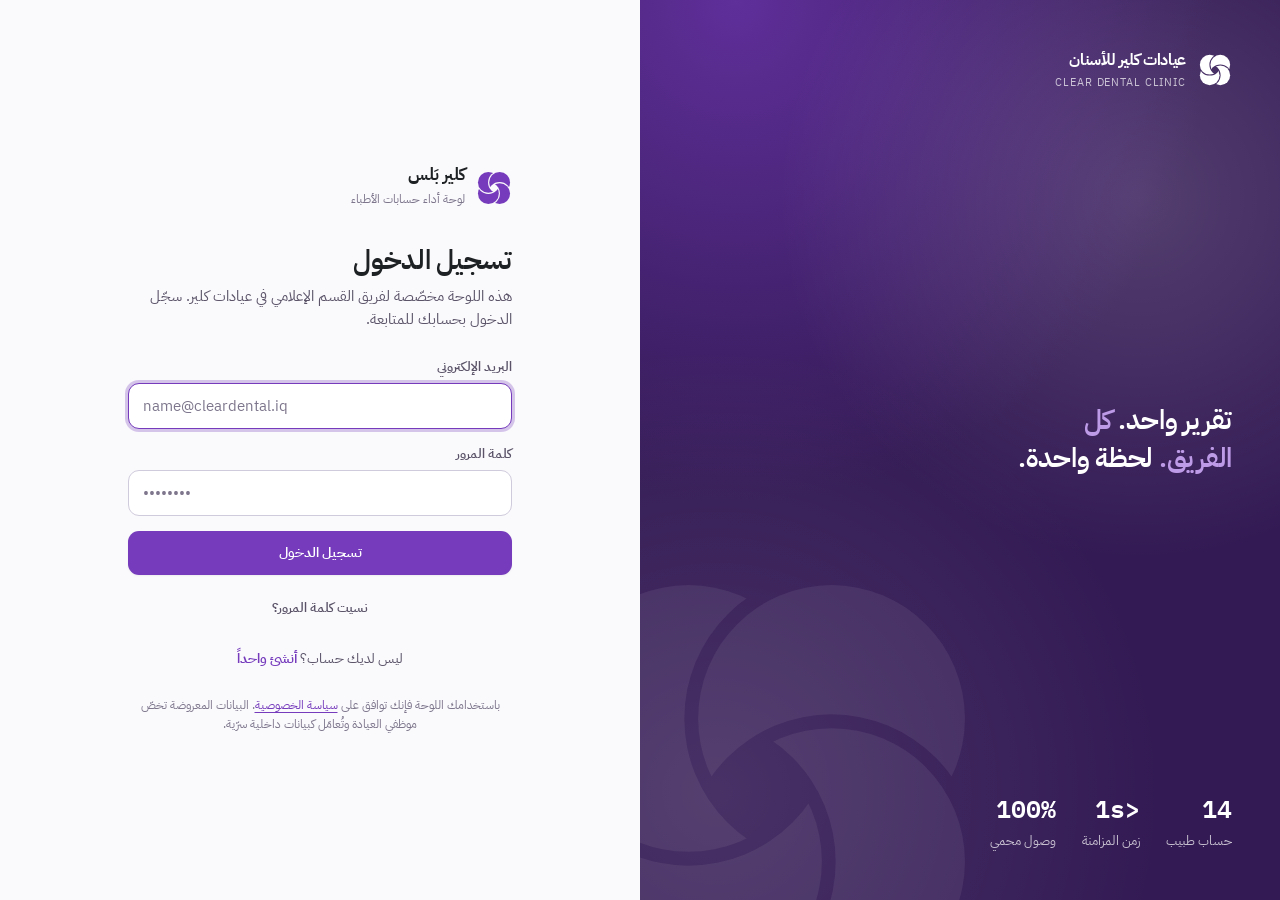
<file: index.html>
<!DOCTYPE html>
<html lang="ar" dir="rtl">
<head>
<meta charset="utf-8">
<meta name="viewport" content="width=device-width, initial-scale=1, viewport-fit=cover">
<title>كلير بَلس — لوحة أداء حسابات الأطباء | عيادات كلير للأسنان</title>
<meta name="description" content="لوحة تحكم داخلية لعيادات كلير للأسنان: إدخال ومتابعة أداء حسابات الأطباء على إنستغرام بالتزامن اللحظي بين أجهزة الفريق، مع تحليلات ومقارنات شهرية.">
<meta name="robots" content="noindex, nofollow, noarchive">
<meta name="theme-color" content="#753BBC" media="(prefers-color-scheme: light)">
<meta name="theme-color" content="#131019" media="(prefers-color-scheme: dark)">
<meta name="color-scheme" content="light dark">
<link rel="canonical" href="/">

<meta property="og:type" content="website">
<meta property="og:site_name" content="عيادات كلير للأسنان">
<meta property="og:title" content="كلير بَلس — لوحة أداء حسابات الأطباء">
<meta property="og:description" content="لوحة تحكم داخلية لمتابعة أداء حسابات الأطباء على إنستغرام بالتزامن اللحظي.">
<meta property="og:image" content="/assets/og.jpg">
<meta property="og:image:width" content="1200">
<meta property="og:image:height" content="630">
<meta property="og:image:alt" content="شعار عيادات كلير للأسنان مع عنوان لوحة كلير بَلس">
<meta property="og:locale" content="ar_IQ">
<meta name="twitter:card" content="summary_large_image">

<link rel="icon" href="/assets/favicon.svg" type="image/svg+xml">
<link rel="apple-touch-icon" href="/assets/icon-180.png">
<link rel="manifest" href="/site.webmanifest">

<link rel="preconnect" href="https://fonts.googleapis.com">
<link rel="preconnect" href="https://fonts.gstatic.com" crossorigin>
<link rel="stylesheet" href="https://fonts.googleapis.com/css2?family=IBM+Plex+Sans+Arabic:wght@400;500;600;700&family=IBM+Plex+Mono:wght@400;500;600&display=swap">
<link rel="stylesheet" href="/css/app.css">
<link rel="stylesheet" href="/css/shell.css">
</head>
<body>

<a class="skip" href="#main">تخطَّ إلى المحتوى الرئيسي</a>

<!-- ================= icon + mark sprite ================= -->
<svg width="0" height="0" style="position:absolute" aria-hidden="true" focusable="false">
  <defs>
    <mask id="mk0"><rect width="200" height="200" fill="#fff"/><circle cx="131.1" cy="131.1" r="64" fill="#000"/></mask>
    <mask id="mk1"><rect width="200" height="200" fill="#fff"/><circle cx="68.9"  cy="131.1" r="64" fill="#000"/></mask>
    <mask id="mk2"><rect width="200" height="200" fill="#fff"/><circle cx="68.9"  cy="68.9"  r="64" fill="#000"/></mask>
    <mask id="mk3"><rect width="200" height="200" fill="#fff"/><circle cx="131.1" cy="68.9"  r="64" fill="#000"/></mask>

    <symbol id="mark" viewBox="0 0 200 200">
      <g class="blade"><circle cx="131.1" cy="68.9"  r="58" mask="url(#mk0)"/></g>
      <g class="blade"><circle cx="131.1" cy="131.1" r="58" mask="url(#mk1)"/></g>
      <g class="blade"><circle cx="68.9"  cy="131.1" r="58" mask="url(#mk2)"/></g>
      <g class="blade"><circle cx="68.9"  cy="68.9"  r="58" mask="url(#mk3)"/></g>
    </symbol>

    <g id="ic" fill="none" stroke="currentColor" stroke-width="1.8" stroke-linecap="round" stroke-linejoin="round"></g>
    <symbol id="i-gauge" viewBox="0 0 24 24" fill="none" stroke="currentColor" stroke-width="1.8" stroke-linecap="round" stroke-linejoin="round"><path d="M12 14 16 9"/><circle cx="12" cy="14" r="1.4" fill="currentColor" stroke="none"/><path d="M4.2 18a9 9 0 1 1 15.6 0"/></symbol>
    <symbol id="i-users" viewBox="0 0 24 24" fill="none" stroke="currentColor" stroke-width="1.8" stroke-linecap="round" stroke-linejoin="round"><circle cx="9" cy="8" r="3.2"/><path d="M2.5 20a6.5 6.5 0 0 1 13 0"/><path d="M16.5 5.2a3.2 3.2 0 0 1 0 5.9"/><path d="M18 14.4a6.5 6.5 0 0 1 3.5 5.6"/></symbol>
    <symbol id="i-chart" viewBox="0 0 24 24" fill="none" stroke="currentColor" stroke-width="1.8" stroke-linecap="round" stroke-linejoin="round"><path d="M3 3v16.5a1.5 1.5 0 0 0 1.5 1.5H21"/><path d="M7.5 15.5v2"/><path d="M12 10v7.5"/><path d="M16.5 6.5v11"/></symbol>
    <symbol id="i-activity" viewBox="0 0 24 24" fill="none" stroke="currentColor" stroke-width="1.8" stroke-linecap="round" stroke-linejoin="round"><path d="M3 12h3.5l2.5-7 4 14 2.6-7H21"/></symbol>
    <symbol id="i-help" viewBox="0 0 24 24" fill="none" stroke="currentColor" stroke-width="1.8" stroke-linecap="round" stroke-linejoin="round"><circle cx="12" cy="12" r="9"/><path d="M9.6 9.3a2.5 2.5 0 1 1 3.3 2.4c-.6.2-.9.8-.9 1.4v.4"/><circle cx="12" cy="16.8" r=".9" fill="currentColor" stroke="none"/></symbol>
    <symbol id="i-plus" viewBox="0 0 24 24" fill="none" stroke="currentColor" stroke-width="2" stroke-linecap="round"><path d="M12 5v14M5 12h14"/></symbol>
    <symbol id="i-search" viewBox="0 0 24 24" fill="none" stroke="currentColor" stroke-width="1.8" stroke-linecap="round"><circle cx="11" cy="11" r="6.5"/><path d="m16 16 4.5 4.5"/></symbol>
    <symbol id="i-x" viewBox="0 0 24 24" fill="none" stroke="currentColor" stroke-width="1.9" stroke-linecap="round"><path d="M6 6l12 12M18 6 6 18"/></symbol>
    <symbol id="i-check" viewBox="0 0 24 24" fill="none" stroke="currentColor" stroke-width="2" stroke-linecap="round" stroke-linejoin="round"><path d="m4.5 12.5 5 5 10-11"/></symbol>
    <symbol id="i-cloud" viewBox="0 0 24 24" fill="none" stroke="currentColor" stroke-width="1.8" stroke-linecap="round" stroke-linejoin="round"><path d="M7 18.5a4.5 4.5 0 0 1-.4-9 6 6 0 0 1 11.5 1.6A3.9 3.9 0 0 1 17.5 18.5Z"/></symbol>
    <symbol id="i-alert" viewBox="0 0 24 24" fill="none" stroke="currentColor" stroke-width="1.8" stroke-linecap="round" stroke-linejoin="round"><path d="M10.3 3.8 2.6 17a2 2 0 0 0 1.7 3h15.4a2 2 0 0 0 1.7-3L13.7 3.8a2 2 0 0 0-3.4 0Z"/><path d="M12 9v4"/><circle cx="12" cy="16.6" r=".9" fill="currentColor" stroke="none"/></symbol>
    <symbol id="i-download" viewBox="0 0 24 24" fill="none" stroke="currentColor" stroke-width="1.8" stroke-linecap="round" stroke-linejoin="round"><path d="M12 3.5v11"/><path d="m7.5 10.5 4.5 4.5 4.5-4.5"/><path d="M4 19.5h16"/></symbol>
    <symbol id="i-print" viewBox="0 0 24 24" fill="none" stroke="currentColor" stroke-width="1.8" stroke-linecap="round" stroke-linejoin="round"><path d="M7 8.5V3.5h10v5"/><path d="M7 17.5H5a2 2 0 0 1-2-2v-4a2 2 0 0 1 2-2h14a2 2 0 0 1 2 2v4a2 2 0 0 1-2 2h-2"/><rect x="7" y="14.5" width="10" height="6" rx="1"/></symbol>
    <symbol id="i-logout" viewBox="0 0 24 24" fill="none" stroke="currentColor" stroke-width="1.8" stroke-linecap="round" stroke-linejoin="round"><path d="M14 4.5h4a2 2 0 0 1 2 2v11a2 2 0 0 1-2 2h-4"/><path d="M10 8 6 12l4 4"/><path d="M6 12h9"/></symbol>
    <symbol id="i-chev" viewBox="0 0 24 24" fill="none" stroke="currentColor" stroke-width="1.9" stroke-linecap="round" stroke-linejoin="round"><path d="m6 9.5 6 6 6-6"/></symbol>
    <symbol id="i-left" viewBox="0 0 24 24" fill="none" stroke="currentColor" stroke-width="1.9" stroke-linecap="round" stroke-linejoin="round"><path d="m14.5 6-6 6 6 6"/></symbol>
    <symbol id="i-right" viewBox="0 0 24 24" fill="none" stroke="currentColor" stroke-width="1.9" stroke-linecap="round" stroke-linejoin="round"><path d="m9.5 6 6 6-6 6"/></symbol>
    <symbol id="i-moon" viewBox="0 0 24 24" fill="none" stroke="currentColor" stroke-width="1.8" stroke-linecap="round" stroke-linejoin="round"><path d="M20 14.5A8.5 8.5 0 0 1 9.5 4a8.5 8.5 0 1 0 10.5 10.5Z"/></symbol>
    <symbol id="i-sun" viewBox="0 0 24 24" fill="none" stroke="currentColor" stroke-width="1.8" stroke-linecap="round" stroke-linejoin="round"><circle cx="12" cy="12" r="4"/><path d="M12 2.5v2M12 19.5v2M2.5 12h2M19.5 12h2M5.2 5.2l1.4 1.4M17.4 17.4l1.4 1.4M18.8 5.2l-1.4 1.4M6.6 17.4l-1.4 1.4"/></symbol>
    <symbol id="i-up" viewBox="0 0 24 24" fill="none" stroke="currentColor" stroke-width="2" stroke-linecap="round" stroke-linejoin="round"><path d="m4 16 6-6 4 4 6-7"/><path d="M15 7h5v5"/></symbol>
    <symbol id="i-down" viewBox="0 0 24 24" fill="none" stroke="currentColor" stroke-width="2" stroke-linecap="round" stroke-linejoin="round"><path d="m4 8 6 6 4-4 6 7"/><path d="M15 17h5v-5"/></symbol>
    <symbol id="i-eye" viewBox="0 0 24 24" fill="none" stroke="currentColor" stroke-width="1.8" stroke-linecap="round" stroke-linejoin="round"><path d="M2 12s3.6-6.5 10-6.5S22 12 22 12s-3.6 6.5-10 6.5S2 12 2 12Z"/><circle cx="12" cy="12" r="2.6"/></symbol>
    <symbol id="i-heart" viewBox="0 0 24 24" fill="none" stroke="currentColor" stroke-width="1.8" stroke-linecap="round" stroke-linejoin="round"><path d="M12 20s-7.5-4.6-7.5-9.4A4.1 4.1 0 0 1 12 8a4.1 4.1 0 0 1 7.5 2.6C19.5 15.4 12 20 12 20Z"/></symbol>
    <symbol id="i-msg" viewBox="0 0 24 24" fill="none" stroke="currentColor" stroke-width="1.8" stroke-linecap="round" stroke-linejoin="round"><path d="M20.5 11.5a7.5 7.5 0 0 1-10.9 6.7L4 20l1.8-5.4A7.5 7.5 0 1 1 20.5 11.5Z"/></symbol>
    <symbol id="i-share" viewBox="0 0 24 24" fill="none" stroke="currentColor" stroke-width="1.8" stroke-linecap="round" stroke-linejoin="round"><circle cx="18" cy="5.5" r="2.5"/><circle cx="6" cy="12" r="2.5"/><circle cx="18" cy="18.5" r="2.5"/><path d="m8.2 10.8 7.6-4.1M8.2 13.2l7.6 4.1"/></symbol>
    <symbol id="i-follow" viewBox="0 0 24 24" fill="none" stroke="currentColor" stroke-width="1.8" stroke-linecap="round" stroke-linejoin="round"><circle cx="10" cy="8" r="3.4"/><path d="M3.5 20a6.5 6.5 0 0 1 13 0"/><path d="M18.5 8v5M21 10.5h-5"/></symbol>
    <symbol id="i-film" viewBox="0 0 24 24" fill="none" stroke="currentColor" stroke-width="1.8" stroke-linecap="round" stroke-linejoin="round"><rect x="3" y="4.5" width="18" height="15" rx="2.5"/><path d="M3 9.5h18M3 14.5h18M8.5 4.5v15M15.5 4.5v15"/></symbol>
    <symbol id="i-image" viewBox="0 0 24 24" fill="none" stroke="currentColor" stroke-width="1.8" stroke-linecap="round" stroke-linejoin="round"><rect x="3" y="4.5" width="18" height="15" rx="2.5"/><circle cx="8.5" cy="9.5" r="1.6"/><path d="m4 17 5-4.5 4.5 4 3-2.5 4.5 4"/></symbol>
    <symbol id="i-mail" viewBox="0 0 24 24" fill="none" stroke="currentColor" stroke-width="1.8" stroke-linecap="round" stroke-linejoin="round"><rect x="2.5" y="5" width="19" height="14" rx="2.5"/><path d="m3.5 7 8.5 6 8.5-6"/></symbol>
    <symbol id="i-lock" viewBox="0 0 24 24" fill="none" stroke="currentColor" stroke-width="1.8" stroke-linecap="round" stroke-linejoin="round"><rect x="4.5" y="10" width="15" height="10.5" rx="2.5"/><path d="M8 10V7.5a4 4 0 0 1 8 0V10"/></symbol>
    <symbol id="i-cmd" viewBox="0 0 24 24" fill="none" stroke="currentColor" stroke-width="1.8" stroke-linecap="round" stroke-linejoin="round"><path d="M9 6.5a2.5 2.5 0 1 0-2.5 2.5H17a2.5 2.5 0 1 0-2.5-2.5v11a2.5 2.5 0 1 0 2.5-2.5H7a2.5 2.5 0 1 0 2.5 2.5Z"/></symbol>
    <symbol id="i-trash" viewBox="0 0 24 24" fill="none" stroke="currentColor" stroke-width="1.8" stroke-linecap="round" stroke-linejoin="round"><path d="M4 6.5h16"/><path d="M9 6.5V4.8a1.3 1.3 0 0 1 1.3-1.3h3.4A1.3 1.3 0 0 1 15 4.8v1.7"/><path d="M6 6.5 6.9 19a2 2 0 0 0 2 1.9h6.2a2 2 0 0 0 2-1.9L18 6.5"/></symbol>
    <symbol id="i-edit" viewBox="0 0 24 24" fill="none" stroke="currentColor" stroke-width="1.8" stroke-linecap="round" stroke-linejoin="round"><path d="M4 20h4L19 9a2.6 2.6 0 0 0-3.7-3.7L4 16.3Z"/><path d="m14.5 6.5 3.5 3.5"/></symbol>
    <symbol id="i-refresh" viewBox="0 0 24 24" fill="none" stroke="currentColor" stroke-width="1.8" stroke-linecap="round" stroke-linejoin="round"><path d="M20 12a8 8 0 1 1-2.5-5.8"/><path d="M20 4v4.5h-4.5"/></symbol>
    <symbol id="i-clock" viewBox="0 0 24 24" fill="none" stroke="currentColor" stroke-width="1.8" stroke-linecap="round" stroke-linejoin="round"><circle cx="12" cy="12" r="9"/><path d="M12 7v5.3l3.3 2"/></symbol>
    <symbol id="i-shield" viewBox="0 0 24 24" fill="none" stroke="currentColor" stroke-width="1.8" stroke-linecap="round" stroke-linejoin="round"><path d="M12 21s7.5-3.5 7.5-9V5.8L12 3 4.5 5.8V12c0 5.5 7.5 9 7.5 9Z"/><path d="m9 12 2.2 2.2L15.5 10"/></symbol>
    <symbol id="i-star" viewBox="0 0 24 24" fill="none" stroke="currentColor" stroke-width="1.8" stroke-linecap="round" stroke-linejoin="round"><path d="m12 3.8 2.6 5.3 5.9.9-4.2 4.1 1 5.8-5.3-2.8-5.3 2.8 1-5.8L3.5 10l5.9-.9Z"/></symbol>
  </defs>
</svg>

<!-- ================= boot ================= -->
<div id="boot" role="status" aria-live="polite">
  <svg class="mark is-spinning" width="52" height="52" aria-hidden="true"><use href="#mark"/></svg>
  <span class="sr">جارٍ التحميل…</span>
</div>

<!-- ================= auth gate ================= -->
<div class="gate" id="gate" hidden>
  <aside class="gate-aside">
    <svg class="mark ghost-mark" viewBox="0 0 200 200" aria-hidden="true"><use href="#mark"/></svg>
    <div class="row gap-12">
      <svg class="mark" width="34" height="34" aria-hidden="true" style="color:#fff"><use href="#mark"/></svg>
      <div>
        <b style="font-size:16px;letter-spacing:-.02em">عيادات كلير للأسنان</b>
        <div style="font-size:11px;opacity:.7;letter-spacing:.08em">CLEAR DENTAL CLINIC</div>
      </div>
    </div>
    <h2 class="gate-quote">تقرير واحد. <span>كل الفريق.</span> لحظة واحدة.</h2>
    <div class="gate-facts">
      <div class="gate-fact"><span class="n">14</span><span class="l">حساب طبيب</span></div>
      <div class="gate-fact"><span class="n">&lt;1s</span><span class="l">زمن المزامنة</span></div>
      <div class="gate-fact"><span class="n">100%</span><span class="l">وصول محمي</span></div>
    </div>
  </aside>

  <main class="gate-main">
    <div class="gate-inner">
      <div class="gate-brand">
        <svg class="mark is-intro" width="36" height="36" aria-hidden="true"><use href="#mark"/></svg>
        <div><b>كلير بَلس</b><span>لوحة أداء حسابات الأطباء</span></div>
      </div>

      <h1 id="gate-title">تسجيل الدخول</h1>
      <p class="lede" id="gate-lede">هذه اللوحة مخصّصة لفريق القسم الإعلامي في عيادات كلير. سجّل الدخول بحسابك للمتابعة.</p>

      <div id="gate-alert" hidden></div>

      <form id="gate-form" novalidate autocomplete="on">
        <div class="field" id="f-name" hidden>
          <label for="in-name">الاسم الكامل</label>
          <input class="input" id="in-name" name="name" type="text" autocomplete="name" placeholder="مثال: سارة الحسن">
          <div class="err"></div>
        </div>
        <div class="field" id="f-email">
          <label for="in-email">البريد الإلكتروني</label>
          <input class="input" id="in-email" name="email" type="email" inputmode="email"
                 autocomplete="username" required placeholder="name@cleardental.iq" dir="ltr">
          <div class="err"></div>
        </div>
        <div class="field" id="f-pass">
          <label for="in-pass">كلمة المرور</label>
          <input class="input" id="in-pass" name="password" type="password"
                 autocomplete="current-password" required placeholder="••••••••" dir="ltr">
          <div class="err"></div>
          <div class="hint" id="pass-hint" hidden>٨ أحرف على الأقل، وتتضمّن رقماً وحرفاً.</div>
        </div>
        <!-- bot trap: hidden from people, tempting to scripts -->
        <div class="sr" aria-hidden="true">
          <label for="in-company">لا تملأ هذا الحقل</label>
          <input id="in-company" name="company" type="text" tabindex="-1" autocomplete="off">
        </div>

        <button class="btn btn-primary btn-block" id="gate-submit" type="submit">
          <span>تسجيل الدخول</span>
        </button>
        <button class="btn btn-ghost btn-sm" id="gate-forgot" type="button">نسيت كلمة المرور؟</button>
      </form>

      <p class="gate-alt" id="gate-alt"></p>

      <p class="gate-legal">
        باستخدامك اللوحة فإنك توافق على <a href="/privacy.html">سياسة الخصوصية</a>.
        البيانات المعروضة تخصّ موظفي العيادة وتُعامَل كبيانات داخلية سرّية.
      </p>
    </div>
  </main>
</div>

<!-- ================= app ================= -->
<div class="app" id="app">

  <aside class="sidebar">
    <div class="sb-brand">
      <svg class="mark" width="30" height="30" aria-hidden="true"><use href="#mark"/></svg>
      <div><b>كلير بَلس</b><span>عيادات كلير للأسنان</span></div>
    </div>

    <nav class="sb-nav" aria-label="التنقل الرئيسي">
      <div class="sb-sec">التقرير</div>
      <button class="navlink" data-nav="overview"><svg width="19" height="19"><use href="#i-gauge"/></svg><span>نظرة عامة</span></button>
      <button class="navlink" data-nav="doctors"><svg width="19" height="19"><use href="#i-users"/></svg><span>الأطباء</span><span class="badge" id="nav-count">0</span></button>
      <button class="navlink" data-nav="analytics"><svg width="19" height="19"><use href="#i-chart"/></svg><span>التحليلات</span></button>
      <div class="sb-sec">الفريق</div>
      <button class="navlink" data-nav="activity"><svg width="19" height="19"><use href="#i-activity"/></svg><span>سجل النشاط</span></button>
      <button class="navlink" data-nav="help"><svg width="19" height="19"><use href="#i-help"/></svg><span>المساعدة</span></button>
    </nav>

    <div class="sb-foot">
      <button class="userchip" id="userchip">
        <span class="avatar" id="me-avatar">؟</span>
        <span class="who"><b id="me-name">—</b><span id="me-role">—</span></span>
        <svg width="16" height="16" style="color:var(--text-3)"><use href="#i-chev"/></svg>
      </button>
    </div>
  </aside>

  <div class="main">
    <header class="topbar">
      <div class="mob-brand">
        <svg class="mark" width="26" height="26" aria-hidden="true"><use href="#mark"/></svg>
        <b>كلير بَلس</b>
      </div>

      <nav class="crumbs" aria-label="مسار التنقل">
        <ol>
          <li><a href="#/overview">كلير بَلس</a></li>
          <li class="sep" aria-hidden="true">/</li>
          <li><span id="crumb-month">—</span></li>
          <li class="sep" aria-hidden="true">/</li>
          <li aria-current="page" id="crumb-view">نظرة عامة</li>
        </ol>
      </nav>

      <span class="spacer"></span>

      <div class="presence" id="presence" title="أعضاء الفريق المتصلون الآن"></div>

      <button class="sync" id="sync" data-state="connecting" title="حالة المزامنة">
        <span class="dot dot-live"></span>
        <span class="lbl">جارٍ الاتصال…</span>
      </button>

      <button class="btn btn-ghost btn-icon btn-sm" id="btn-cmdk" title="لوحة الأوامر (⌘K)" aria-label="لوحة الأوامر">
        <svg width="18" height="18"><use href="#i-search"/></svg>
      </button>
      <button class="btn btn-ghost btn-icon btn-sm" id="btn-theme" title="تبديل المظهر" aria-label="تبديل المظهر الليلي">
        <svg width="18" height="18"><use href="#i-moon"/></svg>
      </button>
    </header>

    <main class="content" id="main">

      <!-- ============ OVERVIEW ============ -->
      <section class="view" id="v-overview" aria-labelledby="h-overview">
        <div class="page-head">
          <div>
            <h1 id="h-overview">نظرة عامة</h1>
            <p class="sub" id="ov-sub">ملخّص أداء حسابات الأطباء على إنستغرام.</p>
          </div>
          <div class="page-actions">
            <div class="monthbar">
              <button class="btn btn-ghost btn-icon" id="m-prev" aria-label="الشهر السابق"><svg width="17" height="17"><use href="#i-right"/></svg></button>
              <select class="input" id="m-select" aria-label="اختيار الشهر"></select>
              <button class="btn btn-ghost btn-icon" id="m-next" aria-label="الشهر التالي"><svg width="17" height="17"><use href="#i-left"/></svg></button>
            </div>
            <button class="btn btn-primary" data-open-entry><svg width="17" height="17"><use href="#i-plus"/></svg><span>إدخال بيانات</span></button>
          </div>
        </div>

        <div class="kpis" id="ov-kpis"></div>

        <div class="two-col">
          <div class="card">
            <div class="card-head">
              <div><h3>اكتمال الإدخال</h3><div class="sub">الأطباء الذين تم إدخال بياناتهم لهذا الشهر</div></div>
              <span class="pill pill-brand" id="ov-complete-pill">0 / 0</span>
            </div>
            <div class="card-pad" id="ov-complete"></div>
          </div>

          <div class="card">
            <div class="card-head">
              <div><h3>الأعلى تفاعلاً</h3><div class="sub">مرتّبون حسب إجمالي المشاهدات</div></div>
              <button class="btn btn-ghost btn-sm" data-nav="doctors">عرض الكل</button>
            </div>
            <div class="card-pad" id="ov-top"></div>
          </div>
        </div>

        <div class="card mt-20">
          <div class="card-head">
            <div><h3>أحدث النشاط</h3><div class="sub">آخر التعديلات من الفريق</div></div>
            <button class="btn btn-ghost btn-sm" data-nav="activity">السجل الكامل</button>
          </div>
          <div class="card-pad"><div class="feed" id="ov-feed"></div></div>
        </div>
      </section>

      <!-- ============ DOCTORS ============ -->
      <section class="view" id="v-doctors" aria-labelledby="h-doctors">
        <div class="page-head">
          <div>
            <h1 id="h-doctors">الأطباء</h1>
            <p class="sub">اضغط أي رقم لتعديله مباشرة، أو افتح بطاقة الطبيب لإدخال كامل.</p>
          </div>
          <div class="page-actions">
            <button class="btn btn-outline btn-sm" id="btn-validate" title="فحص صحة البيانات (V)"><svg width="16" height="16"><use href="#i-shield"/></svg><span>فحص البيانات</span></button>
            <button class="btn btn-outline btn-sm" id="btn-export"><svg width="16" height="16"><use href="#i-download"/></svg><span>تصدير</span></button>
            <button class="btn btn-outline btn-sm" id="btn-print"><svg width="16" height="16"><use href="#i-print"/></svg><span>PDF</span></button>
            <button class="btn btn-primary btn-sm" data-open-entry><svg width="16" height="16"><use href="#i-plus"/></svg><span>إدخال</span></button>
          </div>
        </div>

        <div class="card mb-16">
          <div class="card-pad row gap-12 wrap">
            <div class="search grow">
              <svg width="17" height="17"><use href="#i-search"/></svg>
              <input class="input" id="dr-search" type="search" placeholder="ابحث باسم الطبيب…" aria-label="بحث باسم الطبيب">
            </div>
            <select class="input" id="dr-filter" style="max-width:200px" aria-label="تصفية">
              <option value="all">كل الأطباء</option>
              <option value="done">مكتمل الإدخال</option>
              <option value="todo">بانتظار الإدخال</option>
            </select>
          </div>
        </div>

        <div class="card">
          <div class="card-head">
            <div><h3>جدول الأداء</h3><div class="sub" id="dr-count">—</div></div>
            <span class="pill pill-neu" id="dr-mode">قابل للتعديل</span>
          </div>
          <div class="tablewrap">
            <table class="grid" id="dr-table">
              <thead>
                <tr>
                  <th class="rank">#</th>
                  <th class="sortable" data-sort="name">الطبيب <svg class="arrow" width="11" height="11"><use href="#i-chev"/></svg></th>
                  <th class="sortable" data-sort="posts">بوستات <svg class="arrow" width="11" height="11"><use href="#i-chev"/></svg></th>
                  <th class="sortable" data-sort="reels">ريلز <svg class="arrow" width="11" height="11"><use href="#i-chev"/></svg></th>
                  <th class="sortable" data-sort="total">المجموع <svg class="arrow" width="11" height="11"><use href="#i-chev"/></svg></th>
                  <th class="sortable" data-sort="followers">نمو المتابعين <svg class="arrow" width="11" height="11"><use href="#i-chev"/></svg></th>
                  <th class="sortable" data-sort="shares">مشاركات <svg class="arrow" width="11" height="11"><use href="#i-chev"/></svg></th>
                  <th class="sortable" data-sort="views">المشاهدات <svg class="arrow" width="11" height="11"><use href="#i-chev"/></svg></th>
                  <th class="no-print"></th>
                </tr>
              </thead>
              <tbody id="dr-body"></tbody>
              <tfoot id="dr-foot"></tfoot>
            </table>
          </div>
        </div>

        <div id="dr-empty" hidden></div>
      </section>

      <!-- ============ ANALYTICS ============ -->
      <section class="view" id="v-analytics" aria-labelledby="h-analytics">
        <div class="page-head">
          <div>
            <h1 id="h-analytics">التحليلات</h1>
            <p class="sub">مقارنات بصرية تتحدّث لحظياً مع كل إدخال جديد من الفريق.</p>
          </div>
        </div>
        <div id="an-body"></div>
      </section>

      <!-- ============ ACTIVITY ============ -->
      <section class="view" id="v-activity" aria-labelledby="h-activity">
        <div class="page-head">
          <div>
            <h1 id="h-activity">سجل النشاط</h1>
            <p class="sub">كل تعديل مسجَّل باسم صاحبه ووقته — للشفافية والمراجعة.</p>
          </div>
        </div>
        <div class="card"><div class="card-pad"><div class="feed" id="ac-feed"></div></div></div>
      </section>

      <!-- ============ HELP ============ -->
      <section class="view" id="v-help" aria-labelledby="h-help">
        <div class="page-head">
          <div>
            <h1 id="h-help">المساعدة والأسئلة الشائعة</h1>
            <p class="sub">كل ما يحتاجه الفريق لاستخدام اللوحة بثقة.</p>
          </div>
        </div>

        <div class="alert alert-info mb-16" style="max-width:none">
          <svg width="18" height="18"><use href="#i-clock"/></svg>
          <div>
            <b>التزامنا بوقت الاستجابة:</b>
            أي مشكلة تقنية تُبلَّغ عبر البريد أدناه نردّ عليها خلال
            <b>يوم عمل واحد</b> كحد أقصى، ومشاكل تعذُّر الحفظ أو فقدان البيانات خلال <b>ساعتين</b> في أوقات الدوام.
          </div>
        </div>

        <div class="card">
          <div class="card-head"><div><h3>الأسئلة الشائعة</h3></div></div>
          <div class="card-pad">
            <div class="faq">
              <details open>
                <summary>كيف أعرف أن بياناتي حُفظت فعلاً؟ <svg class="chev" width="16" height="16"><use href="#i-chev"/></svg></summary>
                <div class="ans">
                  <p>انظر إلى مؤشّر الحالة أعلى الشاشة. عندما يكون <b>أخضر ومكتوب عليه «متزامن»</b> فبياناتك محفوظة على السحابة ووصلت لبقية الفريق.</p>
                  <p>إذا ظهر <b>برتقالي «محلي فقط»</b> فهذا يعني أن الاتصال بالسحابة غير متاح، وبياناتك محفوظة على جهازك فقط وسيتم رفعها تلقائياً فور عودة الاتصال. لن نُظهر لك «تم الحفظ» إلا إذا حُفظ فعلاً.</p>
                </div>
              </details>
              <details>
                <summary>ماذا يحدث إذا عدّلت أنا وزميلي نفس الطبيب في نفس الوقت؟ <svg class="chev" width="16" height="16"><use href="#i-chev"/></svg></summary>
                <div class="ans">
                  <p>لا شيء يضيع. اللوحة تحفظ كل حقل على حدة، لا الجدول كاملاً، لذلك إذا عدّلت أنت «المشاهدات» وعدّل زميلك «الريلز» لنفس الطبيب فكلا التعديلين يُحفظان.</p>
                  <p>وإذا عدّلتما نفس الحقل بالضبط، يبقى آخر تعديل ويظهر لك تنبيه بمن غيّره، مع إمكانية التراجع فوراً.</p>
                </div>
              </details>
              <details>
                <summary>أستخدم لوحة مفاتيح عربية — هل أكتب الأرقام بالعربي أم بالإنجليزي؟ <svg class="chev" width="16" height="16"><use href="#i-chev"/></svg></summary>
                <div class="ans">
                  <p>اكتب كما تشاء. اللوحة تفهم الأرقام العربية (٠١٢٣) والهندية (۰۱۲۳) والإنجليزية (0123) وتحوّلها تلقائياً، وتتجاهل الفواصل والمسافات.</p>
                  <p>إذا أدخلت شيئاً غير رقمي فسيظهر تنبيه واضح بدلاً من تحويله إلى صفر بصمت.</p>
                </div>
              </details>
              <details>
                <summary>هل يستطيع أي شخص لديه الرابط رؤية بيانات الأطباء؟ <svg class="chev" width="16" height="16"><use href="#i-chev"/></svg></summary>
                <div class="ans">
                  <p>لا. الوصول محمي بتسجيل دخول عبر Netlify Identity، ولا يُعرض أي محتوى قبل التحقق من الهوية. الصفحة أيضاً مستثناة من محرّكات البحث.</p>
                  <p>الصلاحيات ثلاث: <b>مشاهد</b> يقرأ فقط، <b>محرّر</b> يُدخل البيانات، <b>مدير</b> يدير الأطباء والصلاحيات.</p>
                </div>
              </details>
              <details>
                <summary>كيف أُصدِّر التقرير لـ Excel أو أطبعه؟ <svg class="chev" width="16" height="16"><use href="#i-chev"/></svg></summary>
                <div class="ans">
                  <p>من صفحة «الأطباء» اضغط <b>تصدير</b> لاختيار CSV (يفتح مباشرة في Excel بدعم كامل للعربية) أو JSON كنسخة احتياطية.</p>
                  <p>زر <b>طباعة</b> يُخرج نسخة منسّقة للطباعة أو الحفظ كـ PDF، بدون أزرار أو عناصر تحكم.</p>
                </div>
              </details>
            </div>
          </div>
        </div>

        <div class="card mt-20">
          <div class="card-head"><div><h3>اختصارات لوحة المفاتيح</h3></div></div>
          <div class="card-pad">
            <div class="stack gap-8" id="help-keys"></div>
          </div>
        </div>

        <div class="card mt-20">
          <div class="card-head"><div><h3>الدعم والتواصل</h3></div></div>
          <div class="card-pad stack gap-12">
            <div class="row gap-12"><svg width="18" height="18" style="color:var(--accent)"><use href="#i-mail"/></svg>
              <div><b>القسم الإعلامي</b><div class="txt-sm muted"><a href="mailto:media@cleardental.iq" dir="ltr">media@cleardental.iq</a></div></div></div>
            <div class="row gap-12"><svg width="18" height="18" style="color:var(--accent)"><use href="#i-shield"/></svg>
              <div><b>الخصوصية وحماية البيانات</b><div class="txt-sm muted"><a href="/privacy.html">اقرأ سياسة الخصوصية</a></div></div></div>
          </div>
        </div>
      </section>

    </main>
  </div>

  <!-- bottom tab bar -->
  <nav class="tabbar" aria-label="التنقل السريع">
    <button class="tab" data-nav="overview"><svg width="20" height="20"><use href="#i-gauge"/></svg><span>عامة</span></button>
    <button class="tab" data-nav="doctors"><svg width="20" height="20"><use href="#i-users"/></svg><span>الأطباء</span></button>
    <button class="tab tab-fab" data-open-entry aria-label="إدخال بيانات"><span class="fab"><svg width="22" height="22"><use href="#i-plus"/></svg></span></button>
    <button class="tab" data-nav="analytics"><svg width="20" height="20"><use href="#i-chart"/></svg><span>تحليلات</span></button>
    <button class="tab" data-nav="activity"><svg width="20" height="20"><use href="#i-activity"/></svg><span>النشاط</span></button>
  </nav>
</div>

<!-- ================= entry sheet ================= -->
<div class="scrim" id="scrim" hidden></div>
<div class="sheet" id="sheet" role="dialog" aria-modal="true" aria-labelledby="sheet-title" hidden>
  <div class="sheet-grab" id="sheet-grab" aria-hidden="true"><i></i></div>
  <header class="sheet-head">
    <span class="avatar avatar-lg" id="sheet-avatar">؟</span>
    <div class="t">
      <h2 id="sheet-title">—</h2>
      <div class="sub" id="sheet-sub">—</div>
    </div>
    <button class="btn btn-ghost btn-icon" id="sheet-close" aria-label="إغلاق"><svg width="19" height="19"><use href="#i-x"/></svg></button>
  </header>
  <div class="sheet-body" id="sheet-body"></div>
  <footer class="sheet-foot">
    <button class="btn btn-outline" id="sheet-prev" aria-label="الطبيب السابق"><svg width="17" height="17"><use href="#i-right"/></svg></button>
    <button class="btn btn-primary" id="sheet-save"><svg width="17" height="17"><use href="#i-check"/></svg><span>حفظ ومزامنة</span></button>
    <button class="btn btn-outline" id="sheet-next" aria-label="الطبيب التالي"><svg width="17" height="17"><use href="#i-left"/></svg></button>
  </footer>
</div>

<div class="toasts" id="toasts" role="status" aria-live="polite"></div>
<div id="cmdk-root"></div>

<script type="module" src="/js/app.js"></script>
<noscript>
  <div style="padding:40px;text-align:center;font-family:system-ui">
    <h1>يتطلّب تشغيل JavaScript</h1>
    <p>هذه اللوحة تفاعلية وتحتاج إلى تفعيل JavaScript في المتصفح لعرض البيانات ومزامنتها.</p>
  </div>
</noscript>
</body>
</html>
</file>
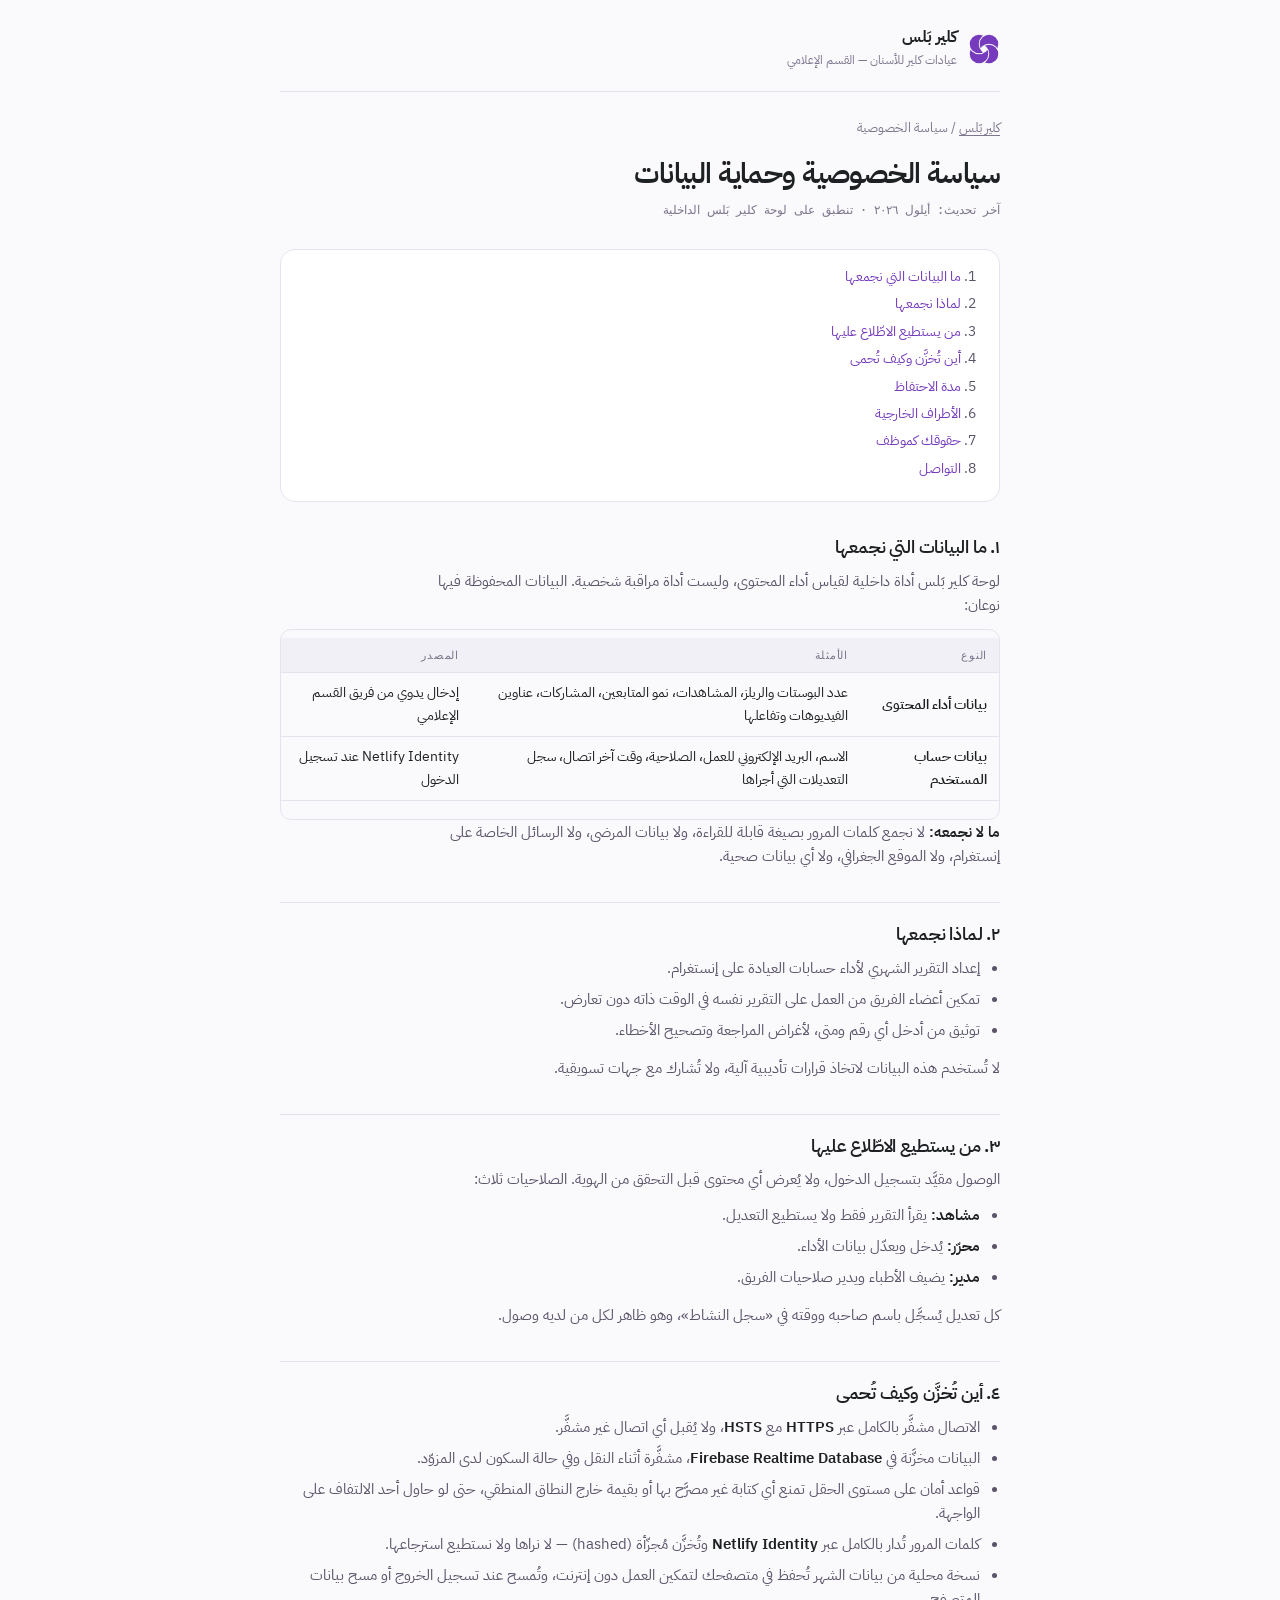
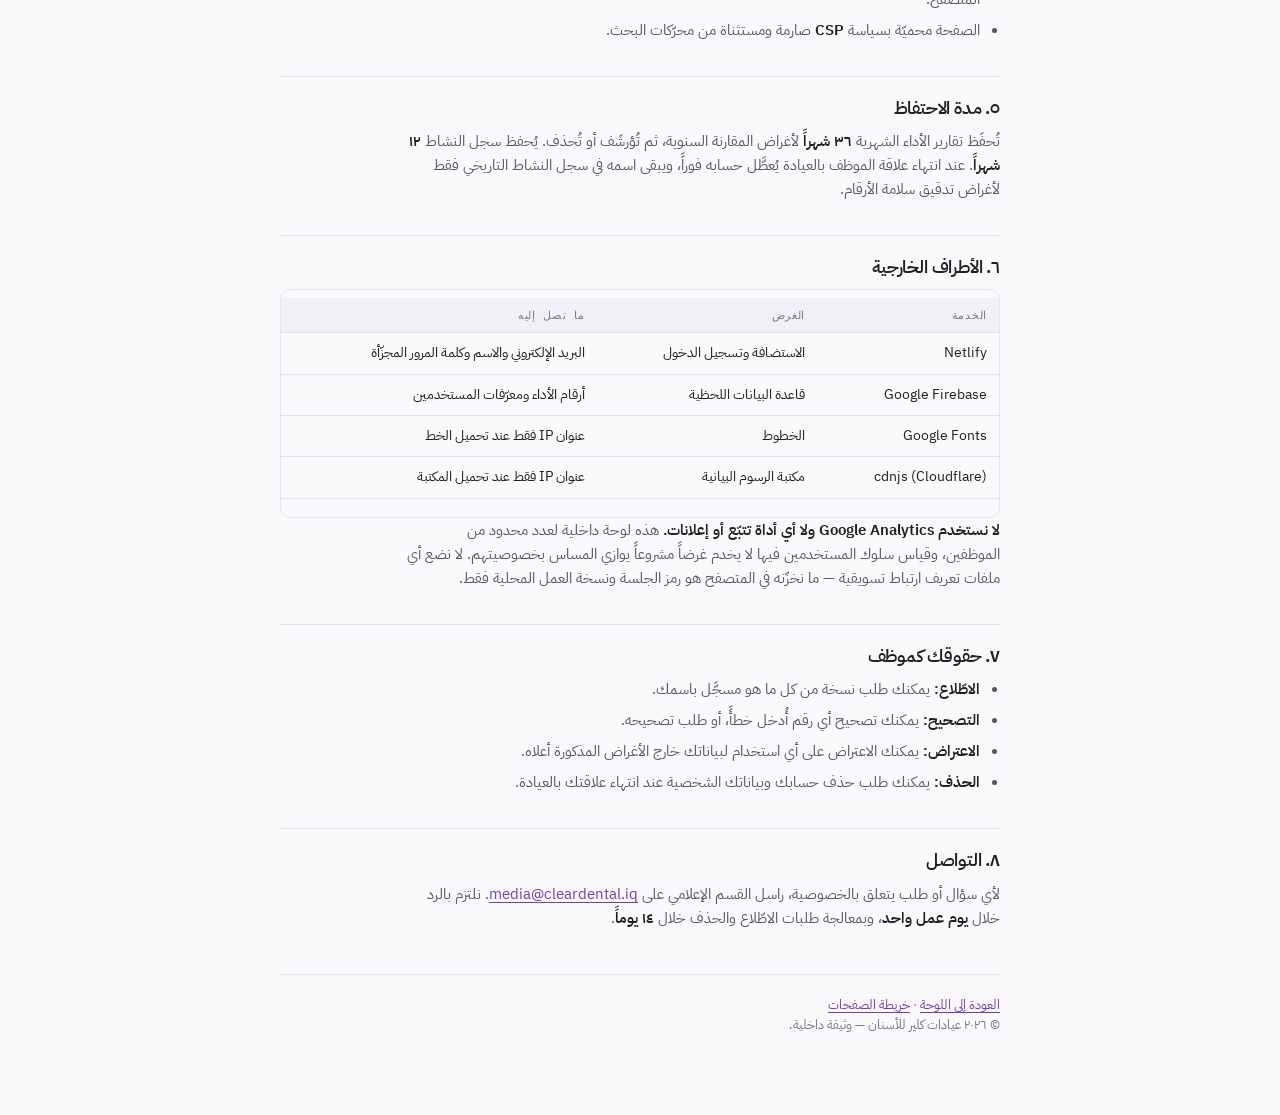
<file: privacy.html>
<!DOCTYPE html>
<html lang="ar" dir="rtl">
<head>
<meta charset="utf-8">
<meta name="viewport" content="width=device-width, initial-scale=1, viewport-fit=cover">
<title>سياسة الخصوصية وحماية البيانات — كلير بَلس</title>
<meta name="description" content="كيف تجمع لوحة كلير بَلس بيانات أداء حسابات الأطباء وتخزّنها وتحميها، ومن يستطيع الوصول إليها، وحقوق الموظفين تجاهها.">
<meta name="robots" content="noindex, nofollow">
<meta name="theme-color" content="#753BBC" media="(prefers-color-scheme: light)">
<meta name="theme-color" content="#131019" media="(prefers-color-scheme: dark)">
<link rel="icon" href="/assets/favicon.svg" type="image/svg+xml">
<link rel="preconnect" href="https://fonts.googleapis.com">
<link rel="preconnect" href="https://fonts.gstatic.com" crossorigin>
<link rel="stylesheet" href="https://fonts.googleapis.com/css2?family=IBM+Plex+Sans+Arabic:wght@400;500;600;700&family=IBM+Plex+Mono:wght@400;500;600&display=swap">
<link rel="stylesheet" href="/css/app.css">
<style>
  .page { max-width: 760px; margin: 0 auto; padding: 28px 20px 80px; }
  header.top { display: flex; align-items: center; gap: 11px; padding-bottom: 20px;
               border-bottom: 1px solid var(--line); margin-bottom: 26px; }
  header.top b { font-size: 15.5px; display: block; line-height: 1.2; }
  header.top span { font-size: 11.5px; color: var(--text-3); }
  nav.crumb { font-size: 12.5px; color: var(--text-3); margin-bottom: 18px; }
  nav.crumb a { color: var(--text-3); }
  h1 { font-size: 29px; letter-spacing: -.02em; margin-bottom: 8px; }
  .meta { font-family: var(--fm); font-size: 12px; color: var(--text-3); margin-bottom: 30px; }
  h2 { font-size: 18px; margin: 34px 0 10px; padding-top: 20px; border-top: 1px solid var(--line); }
  h2:first-of-type { border-top: none; padding-top: 0; }
  p, li { color: var(--text-2); font-size: 15px; }
  p { margin-bottom: 12px; max-width: 66ch; }
  ul { margin: 0 0 14px; padding-inline-start: 20px; }
  li { margin-bottom: 7px; }
  strong { color: var(--text); font-weight: 600; }
  .toc { background: var(--surface); border: 1px solid var(--line); border-radius: var(--r-lg);
         padding: 16px 20px; margin-bottom: 30px; }
  .toc ol { margin: 0; padding-inline-start: 18px; }
  .toc li { margin-bottom: 5px; font-size: 14px; }
  .toc a { color: var(--accent); text-decoration: none; }
  .toc a:hover { text-decoration: underline; }
  table { width: 100%; border-collapse: collapse; margin: 8px 0 18px; font-size: 14px; }
  th, td { text-align: start; padding: 9px 12px; border-bottom: 1px solid var(--line); }
  th { font-family: var(--fm); font-size: 10.5px; letter-spacing: .07em; text-transform: uppercase;
       color: var(--text-3); font-weight: 500; background: var(--surface-2); }
  .tablewrap { overflow-x: auto; border: 1px solid var(--line); border-radius: var(--r-md); }
  footer { margin-top: 44px; padding-top: 20px; border-top: 1px solid var(--line);
           font-size: 12.5px; color: var(--text-3); }
  footer a { color: var(--accent); }
</style>
</head>
<body>
<div class="page">

  <header class="top">
    <svg class="mark" width="32" height="32" viewBox="0 0 200 200" style="color:var(--accent)" role="img" aria-label="شعار عيادات كلير للأسنان">
      <defs>
        <mask id="a"><rect width="200" height="200" fill="#fff"/><circle cx="131.1" cy="131.1" r="64" fill="#000"/></mask>
        <mask id="b"><rect width="200" height="200" fill="#fff"/><circle cx="68.9" cy="131.1" r="64" fill="#000"/></mask>
        <mask id="c"><rect width="200" height="200" fill="#fff"/><circle cx="68.9" cy="68.9" r="64" fill="#000"/></mask>
        <mask id="d"><rect width="200" height="200" fill="#fff"/><circle cx="131.1" cy="68.9" r="64" fill="#000"/></mask>
      </defs>
      <g fill="currentColor">
        <circle cx="131.1" cy="68.9" r="58" mask="url(#a)"/><circle cx="131.1" cy="131.1" r="58" mask="url(#b)"/>
        <circle cx="68.9" cy="131.1" r="58" mask="url(#c)"/><circle cx="68.9" cy="68.9" r="58" mask="url(#d)"/>
      </g>
    </svg>
    <div><b>كلير بَلس</b><span>عيادات كلير للأسنان — القسم الإعلامي</span></div>
  </header>

  <nav class="crumb" aria-label="مسار التنقل">
    <a href="/">كلير بَلس</a> <span aria-hidden="true">/</span> <span>سياسة الخصوصية</span>
  </nav>

  <main>
    <h1>سياسة الخصوصية وحماية البيانات</h1>
    <p class="meta">آخر تحديث: أيلول ٢٠٢٦ · تنطبق على لوحة كلير بَلس الداخلية</p>

    <div class="toc">
      <ol>
        <li><a href="#what">ما البيانات التي نجمعها</a></li>
        <li><a href="#why">لماذا نجمعها</a></li>
        <li><a href="#who">من يستطيع الاطّلاع عليها</a></li>
        <li><a href="#where">أين تُخزَّن وكيف تُحمى</a></li>
        <li><a href="#keep">مدة الاحتفاظ</a></li>
        <li><a href="#third">الأطراف الخارجية</a></li>
        <li><a href="#rights">حقوقك كموظف</a></li>
        <li><a href="#contact">التواصل</a></li>
      </ol>
    </div>

    <h2 id="what">١. ما البيانات التي نجمعها</h2>
    <p>لوحة كلير بَلس أداة داخلية لقياس أداء المحتوى، وليست أداة مراقبة شخصية. البيانات المحفوظة فيها نوعان:</p>
    <div class="tablewrap">
      <table>
        <thead><tr><th>النوع</th><th>الأمثلة</th><th>المصدر</th></tr></thead>
        <tbody>
          <tr><td><strong>بيانات أداء المحتوى</strong></td><td>عدد البوستات والريلز، المشاهدات، نمو المتابعين، المشاركات، عناوين الفيديوهات وتفاعلها</td><td>إدخال يدوي من فريق القسم الإعلامي</td></tr>
          <tr><td><strong>بيانات حساب المستخدم</strong></td><td>الاسم، البريد الإلكتروني للعمل، الصلاحية، وقت آخر اتصال، سجل التعديلات التي أجراها</td><td>Netlify Identity عند تسجيل الدخول</td></tr>
        </tbody>
      </table>
    </div>
    <p><strong>ما لا نجمعه:</strong> لا نجمع كلمات المرور بصيغة قابلة للقراءة، ولا بيانات المرضى، ولا الرسائل الخاصة على إنستغرام، ولا الموقع الجغرافي، ولا أي بيانات صحية.</p>

    <h2 id="why">٢. لماذا نجمعها</h2>
    <ul>
      <li>إعداد التقرير الشهري لأداء حسابات العيادة على إنستغرام.</li>
      <li>تمكين أعضاء الفريق من العمل على التقرير نفسه في الوقت ذاته دون تعارض.</li>
      <li>توثيق من أدخل أي رقم ومتى، لأغراض المراجعة وتصحيح الأخطاء.</li>
    </ul>
    <p>لا تُستخدم هذه البيانات لاتخاذ قرارات تأديبية آلية، ولا تُشارك مع جهات تسويقية.</p>

    <h2 id="who">٣. من يستطيع الاطّلاع عليها</h2>
    <p>الوصول مقيَّد بتسجيل الدخول، ولا يُعرض أي محتوى قبل التحقق من الهوية. الصلاحيات ثلاث:</p>
    <ul>
      <li><strong>مشاهد:</strong> يقرأ التقرير فقط ولا يستطيع التعديل.</li>
      <li><strong>محرّر:</strong> يُدخل ويعدّل بيانات الأداء.</li>
      <li><strong>مدير:</strong> يضيف الأطباء ويدير صلاحيات الفريق.</li>
    </ul>
    <p>كل تعديل يُسجَّل باسم صاحبه ووقته في «سجل النشاط»، وهو ظاهر لكل من لديه وصول.</p>

    <h2 id="where">٤. أين تُخزَّن وكيف تُحمى</h2>
    <ul>
      <li>الاتصال مشفَّر بالكامل عبر <strong>HTTPS</strong> مع <strong>HSTS</strong>، ولا يُقبل أي اتصال غير مشفَّر.</li>
      <li>البيانات مخزَّنة في <strong>Firebase Realtime Database</strong>، مشفَّرة أثناء النقل وفي حالة السكون لدى المزوّد.</li>
      <li>قواعد أمان على مستوى الحقل تمنع أي كتابة غير مصرَّح بها أو بقيمة خارج النطاق المنطقي، حتى لو حاول أحد الالتفاف على الواجهة.</li>
      <li>كلمات المرور تُدار بالكامل عبر <strong>Netlify Identity</strong> وتُخزَّن مُجزّأة (hashed) — لا نراها ولا نستطيع استرجاعها.</li>
      <li>نسخة محلية من بيانات الشهر تُحفظ في متصفحك لتمكين العمل دون إنترنت، وتُمسح عند تسجيل الخروج أو مسح بيانات المتصفح.</li>
      <li>الصفحة محميّة بسياسة <strong>CSP</strong> صارمة ومستثناة من محرّكات البحث.</li>
    </ul>

    <h2 id="keep">٥. مدة الاحتفاظ</h2>
    <p>تُحفَظ تقارير الأداء الشهرية <strong>٣٦ شهراً</strong> لأغراض المقارنة السنوية، ثم تُؤرشَف أو تُحذف. يُحفظ سجل النشاط <strong>١٢ شهراً</strong>. عند انتهاء علاقة الموظف بالعيادة يُعطَّل حسابه فوراً، ويبقى اسمه في سجل النشاط التاريخي فقط لأغراض تدقيق سلامة الأرقام.</p>

    <h2 id="third">٦. الأطراف الخارجية</h2>
    <div class="tablewrap">
      <table>
        <thead><tr><th>الخدمة</th><th>الغرض</th><th>ما تصل إليه</th></tr></thead>
        <tbody>
          <tr><td>Netlify</td><td>الاستضافة وتسجيل الدخول</td><td>البريد الإلكتروني والاسم وكلمة المرور المجزّأة</td></tr>
          <tr><td>Google Firebase</td><td>قاعدة البيانات اللحظية</td><td>أرقام الأداء ومعرّفات المستخدمين</td></tr>
          <tr><td>Google Fonts</td><td>الخطوط</td><td>عنوان IP فقط عند تحميل الخط</td></tr>
          <tr><td>cdnjs (Cloudflare)</td><td>مكتبة الرسوم البيانية</td><td>عنوان IP فقط عند تحميل المكتبة</td></tr>
        </tbody>
      </table>
    </div>
    <p><strong>لا نستخدم Google Analytics ولا أي أداة تتبّع أو إعلانات.</strong> هذه لوحة داخلية لعدد محدود من الموظفين، وقياس سلوك المستخدمين فيها لا يخدم غرضاً مشروعاً يوازي المساس بخصوصيتهم. لا نضع أي ملفات تعريف ارتباط تسويقية — ما نخزّنه في المتصفح هو رمز الجلسة ونسخة العمل المحلية فقط.</p>

    <h2 id="rights">٧. حقوقك كموظف</h2>
    <ul>
      <li><strong>الاطّلاع:</strong> يمكنك طلب نسخة من كل ما هو مسجَّل باسمك.</li>
      <li><strong>التصحيح:</strong> يمكنك تصحيح أي رقم أُدخل خطأً، أو طلب تصحيحه.</li>
      <li><strong>الاعتراض:</strong> يمكنك الاعتراض على أي استخدام لبياناتك خارج الأغراض المذكورة أعلاه.</li>
      <li><strong>الحذف:</strong> يمكنك طلب حذف حسابك وبياناتك الشخصية عند انتهاء علاقتك بالعيادة.</li>
    </ul>

    <h2 id="contact">٨. التواصل</h2>
    <p>لأي سؤال أو طلب يتعلق بالخصوصية، راسل القسم الإعلامي على <a href="mailto:media@cleardental.iq" dir="ltr">media@cleardental.iq</a>. نلتزم بالرد خلال <strong>يوم عمل واحد</strong>، وبمعالجة طلبات الاطّلاع والحذف خلال <strong>١٤ يوماً</strong>.</p>
  </main>

  <footer>
    <a href="/">العودة إلى اللوحة</a> · <a href="/404.html">خريطة الصفحات</a><br>
    © ٢٠٢٦ عيادات كلير للأسنان — وثيقة داخلية.
  </footer>
</div>
</body>
</html>
</file>
<file: css/app.css>
/* ==========================================================================
   Clear Pulse — design system
   Brand purple #753BBC and ink #1E2123 sampled directly from the clinic logo.
   Neutrals are shifted slightly toward violet so greys read as chosen.
   ========================================================================== */

:root {
  /* brand ramp, built around the exact logo purple at 600 */
  --b50:  #F7F3FD;
  --b100: #EDE2F9;
  --b200: #DAC6F2;
  --b300: #BE9BE7;
  --b400: #9E6DD8;
  --b500: #8850C9;
  --b600: #753BBC;
  --b700: #5F2F9A;
  --b800: #4A2578;
  --b900: #331A54;

  /* violet-shifted neutrals */
  --n0:   #FFFFFF;
  --n50:  #FAF9FC;
  --n100: #F2F0F7;
  --n200: #E6E3EE;
  --n300: #D0CBDC;
  --n400: #A9A3B8;
  --n500: #7D768C;
  --n600: #5B5469;
  --n700: #423C4E;
  --n800: #2B2734;
  --n900: #1E2123;

  /* semantic — deliberately outside the brand hue */
  --ok:        #16785B;
  --ok-soft:   #E1F3EC;
  --ok-line:   #A8DCC8;
  --warn:      #A16505;
  --warn-soft: #FBF0DA;
  --warn-line: #EBD09A;
  --dang:      #BE3149;
  --dang-soft: #FBE7EA;
  --dang-line: #F0BCC5;
  --info:      #2A6DB2;
  --info-soft: #E3EEF9;
  --info-line: #B4D0EC;

  /* roles */
  --bg:        var(--n50);
  --surface:   var(--n0);
  --surface-2: var(--n100);
  --surface-3: var(--n200);
  --line:      var(--n200);
  --line-2:    var(--n300);
  --text:      var(--n900);
  --text-2:    var(--n600);
  --text-3:    var(--n500);
  --accent:    var(--b600);
  --accent-2:  var(--b700);
  --accent-bg: var(--b50);
  --accent-line:var(--b200);
  --on-accent: #FFFFFF;

  --ring: 0 0 0 3px color-mix(in srgb, var(--accent) 28%, transparent);
  --sh-1: 0 1px 2px rgba(30,33,35,.06);
  --sh-2: 0 1px 2px rgba(30,33,35,.05), 0 6px 16px -8px rgba(30,33,35,.16);
  --sh-3: 0 2px 4px rgba(30,33,35,.06), 0 16px 40px -12px rgba(30,33,35,.24);
  --sh-4: 0 4px 8px rgba(30,33,35,.08), 0 32px 64px -16px rgba(30,33,35,.32);

  --r-xs: 5px;  --r-sm: 8px;  --r-md: 11px;
  --r-lg: 15px; --r-xl: 20px; --r-full: 999px;

  --ff: "IBM Plex Sans Arabic", "Segoe UI", system-ui, -apple-system, sans-serif;
  --fm: "IBM Plex Mono", ui-monospace, SFMono-Regular, Menlo, monospace;

  --sidebar: 248px;
  --header-h: 58px;
  --tabbar-h: 62px;

  --ease: cubic-bezier(.32,.72,0,1);
  --ease-out: cubic-bezier(.16,1,.3,1);
  color-scheme: light;
}

@media (prefers-color-scheme: dark) {
  :root:not([data-theme="light"]) {
    --bg:        #131019;
    --surface:   #1B1723;
    --surface-2: #232030;
    --surface-3: #2C283A;
    --line:      #322D42;
    --line-2:    #423B55;
    --text:      #EDEAF3;
    --text-2:    #B4ADC2;
    --text-3:    #8B839C;
    --accent:    #A87AE2;
    --accent-2:  #BE97ED;
    --accent-bg: #241B33;
    --accent-line:#3E2F58;
    --on-accent: #1A1024;

    --ok:        #4FC79B;  --ok-soft:  #10281F; --ok-line:  #1E4A3A;
    --warn:      #E0AC4C;  --warn-soft:#2A2010; --warn-line:#4A3A1A;
    --dang:      #F2788D;  --dang-soft:#2C1219; --dang-line:#4E2029;
    --info:      #6BA8E5;  --info-soft:#101F2E; --info-line:#1E3950;

    --sh-1: 0 1px 2px rgba(0,0,0,.4);
    --sh-2: 0 1px 2px rgba(0,0,0,.4), 0 6px 16px -8px rgba(0,0,0,.6);
    --sh-3: 0 2px 4px rgba(0,0,0,.4), 0 16px 40px -12px rgba(0,0,0,.7);
    --sh-4: 0 4px 8px rgba(0,0,0,.5), 0 32px 64px -16px rgba(0,0,0,.8);
    color-scheme: dark;
  }
}
:root[data-theme="dark"] {
  --bg:        #131019;
  --surface:   #1B1723;
  --surface-2: #232030;
  --surface-3: #2C283A;
  --line:      #322D42;
  --line-2:    #423B55;
  --text:      #EDEAF3;
  --text-2:    #B4ADC2;
  --text-3:    #8B839C;
  --accent:    #A87AE2;
  --accent-2:  #BE97ED;
  --accent-bg: #241B33;
  --accent-line:#3E2F58;
  --on-accent: #1A1024;

  --ok:        #4FC79B;  --ok-soft:  #10281F; --ok-line:  #1E4A3A;
  --warn:      #E0AC4C;  --warn-soft:#2A2010; --warn-line:#4A3A1A;
  --dang:      #F2788D;  --dang-soft:#2C1219; --dang-line:#4E2029;
  --info:      #6BA8E5;  --info-soft:#101F2E; --info-line:#1E3950;

  --sh-1: 0 1px 2px rgba(0,0,0,.4);
  --sh-2: 0 1px 2px rgba(0,0,0,.4), 0 6px 16px -8px rgba(0,0,0,.6);
  --sh-3: 0 2px 4px rgba(0,0,0,.4), 0 16px 40px -12px rgba(0,0,0,.7);
  --sh-4: 0 4px 8px rgba(0,0,0,.5), 0 32px 64px -16px rgba(0,0,0,.8);
  color-scheme: dark;
}

/* ===================== base ===================== */
*, *::before, *::after { box-sizing: border-box; }
html { -webkit-text-size-adjust: 100%; }
body {
  margin: 0;
  background: var(--bg);
  color: var(--text);
  font-family: var(--ff);
  font-size: 15px;
  line-height: 1.6;
  -webkit-font-smoothing: antialiased;
  -webkit-tap-highlight-color: transparent;
  overscroll-behavior-y: none;
}
h1,h2,h3,h4 { margin: 0; font-weight: 600; line-height: 1.25; letter-spacing: -.01em; text-wrap: balance; }
p { margin: 0; }
button, input, select, textarea { font: inherit; color: inherit; }
button { cursor: pointer; background: none; border: none; padding: 0; }
a { color: var(--accent); text-underline-offset: 3px; }
[hidden] { display: none !important; }
img, svg { max-width: 100%; }

:where(a, button, input, select, textarea, [tabindex]):focus-visible {
  outline: 2px solid var(--accent);
  outline-offset: 2px;
  border-radius: var(--r-xs);
}

.num { font-family: var(--fm); font-variant-numeric: tabular-nums; font-feature-settings: "tnum"; }
.sr {
  position: absolute; width: 1px; height: 1px; padding: 0; margin: -1px;
  overflow: hidden; clip: rect(0,0,0,0); white-space: nowrap; border: 0;
}
.skip {
  position: absolute; inset-inline-start: 8px; top: -60px; z-index: 200;
  background: var(--accent); color: var(--on-accent);
  padding: 10px 16px; border-radius: var(--r-sm); font-weight: 600;
  transition: top .18s var(--ease);
}
.skip:focus { top: 8px; }

::-webkit-scrollbar { width: 10px; height: 10px; }
::-webkit-scrollbar-track { background: transparent; }
::-webkit-scrollbar-thumb { background: var(--line-2); border-radius: 99px; border: 3px solid var(--bg); }
::-webkit-scrollbar-thumb:hover { background: var(--n400); }

/* ===================== the mark ===================== */
/* `fill` is inherited, so it reaches through the <use> shadow tree.
   A descendant selector like `.mark .blade` would NOT — that shadow content
   is unreachable from document CSS. Set it on the root and let it cascade. */
.mark { display: block; flex: none; fill: currentColor; }
.mark .blade { fill: currentColor; }
.mark.is-spinning { animation: markspin 1.1s linear infinite; transform-origin: 50% 50%; }
@keyframes markspin { to { transform: rotate(360deg); } }
.mark.is-intro { animation: markin .6s var(--ease-out) backwards; transform-origin: 50% 50%; }
@keyframes markin {
  from { opacity: 0; transform: rotate(-70deg) scale(.55); }
  to   { opacity: 1; transform: none; }
}

/* ===================== buttons ===================== */
.btn {
  display: inline-flex; align-items: center; justify-content: center; gap: 8px;
  min-height: 44px; padding: 0 16px;
  border-radius: var(--r-md); border: 1px solid transparent;
  font-size: 14px; font-weight: 600; white-space: nowrap;
  transition: background .16s var(--ease), border-color .16s var(--ease),
              color .16s var(--ease), transform .1s var(--ease), box-shadow .16s var(--ease);
}
.btn:active { transform: scale(.975); }
.btn[disabled] { opacity: .5; pointer-events: none; }
.btn svg { flex: none; }

.btn-primary { background: var(--accent); color: var(--on-accent); box-shadow: var(--sh-1); }
.btn-primary:hover { background: var(--accent-2); }
.btn-ghost { background: transparent; color: var(--text-2); }
.btn-ghost:hover { background: var(--surface-2); color: var(--text); }
.btn-outline { background: var(--surface); color: var(--text); border-color: var(--line-2); }
.btn-outline:hover { background: var(--surface-2); border-color: var(--n400); }
.btn-soft { background: var(--accent-bg); color: var(--accent); border-color: var(--accent-line); }
.btn-soft:hover { background: color-mix(in srgb, var(--accent) 14%, transparent); }
.btn-danger { background: var(--dang-soft); color: var(--dang); border-color: var(--dang-line); }
.btn-danger:hover { background: color-mix(in srgb, var(--dang) 16%, transparent); }
.btn-sm { min-height: 36px; padding: 0 12px; font-size: 13px; border-radius: var(--r-sm); }
.btn-icon { width: 44px; min-height: 44px; padding: 0; border-radius: var(--r-md); }
.btn-icon.btn-sm { width: 36px; min-height: 36px; }
.btn-block { width: 100%; }

/* ===================== fields ===================== */
.field { display: flex; flex-direction: column; gap: 6px; min-width: 0; }
.field > label { font-size: 12.5px; font-weight: 600; color: var(--text-2); }
.field .hint { font-size: 11.5px; color: var(--text-3); }
.field .err { font-size: 12px; color: var(--dang); font-weight: 500; display: none; }
.field.has-err .err { display: block; }
.field.has-err .input { border-color: var(--dang); }

.input {
  width: 100%; min-height: 46px; padding: 10px 14px;
  background: var(--surface); color: var(--text);
  border: 1px solid var(--line-2); border-radius: var(--r-md);
  transition: border-color .16s var(--ease), box-shadow .16s var(--ease), background .16s var(--ease);
}
.input::placeholder { color: var(--text-3); }
.input:hover:not(:focus) { border-color: var(--n400); }
.input:focus { outline: none; border-color: var(--accent); box-shadow: var(--ring); }
.input[type="number"] { font-family: var(--fm); font-variant-numeric: tabular-nums; }
.input:disabled, .input[readonly] { background: var(--surface-2); color: var(--text-3); cursor: not-allowed; }
select.input {
  appearance: none; padding-inline-end: 38px; cursor: pointer;
  background-image: url("data:image/svg+xml,%3Csvg xmlns='http://www.w3.org/2000/svg' width='12' height='8' viewBox='0 0 12 8'%3E%3Cpath d='M1 1.5 6 6.5l5-5' stroke='%237D768C' stroke-width='1.8' fill='none' stroke-linecap='round' stroke-linejoin='round'/%3E%3C/svg%3E");
  background-repeat: no-repeat;
  background-position: left 14px center;
}
html[dir="rtl"] select.input { background-position: left 14px center; }

.search { position: relative; }
.search .input { padding-inline-start: 42px; }
.search svg { position: absolute; inset-inline-start: 14px; top: 50%; transform: translateY(-50%); color: var(--text-3); pointer-events: none; }

/* ===================== chips / pills ===================== */
.pill {
  display: inline-flex; align-items: center; gap: 5px;
  padding: 3px 9px; border-radius: var(--r-full);
  font-size: 11.5px; font-weight: 600; white-space: nowrap;
  border: 1px solid transparent;
}
.pill-ok   { background: var(--ok-soft);   color: var(--ok);   border-color: var(--ok-line); }
.pill-warn { background: var(--warn-soft); color: var(--warn); border-color: var(--warn-line); }
.pill-dang { background: var(--dang-soft); color: var(--dang); border-color: var(--dang-line); }
.pill-info { background: var(--info-soft); color: var(--info); border-color: var(--info-line); }
.pill-neu  { background: var(--surface-2); color: var(--text-2); border-color: var(--line); }
.pill-brand{ background: var(--accent-bg); color: var(--accent); border-color: var(--accent-line); }

.dot { width: 7px; height: 7px; border-radius: 50%; flex: none; background: currentColor; }
.dot-live { position: relative; }
.dot-live::after {
  content: ""; position: absolute; inset: -3px; border-radius: 50%;
  border: 1.5px solid currentColor; opacity: .55;
  animation: ripple 1.9s var(--ease-out) infinite;
}
@keyframes ripple {
  0%   { transform: scale(.7); opacity: .6; }
  100% { transform: scale(2.1); opacity: 0; }
}

/* ===================== cards ===================== */
.card {
  background: var(--surface); border: 1px solid var(--line);
  border-radius: var(--r-lg); box-shadow: var(--sh-1);
}
.card-pad { padding: 18px 20px; }
.card-head {
  display: flex; align-items: center; justify-content: space-between; gap: 12px;
  padding: 15px 20px; border-bottom: 1px solid var(--line); flex-wrap: wrap;
}
.card-head h3 { font-size: 15.5px; }
.card-head .sub { font-size: 12.5px; color: var(--text-3); margin-top: 1px; }

.eyebrow {
  font-family: var(--fm); font-size: 10.5px; font-weight: 500;
  letter-spacing: .1em; text-transform: uppercase; color: var(--text-3);
}

/* ===================== reduced motion ===================== */
@media (prefers-reduced-motion: reduce) {
  *, *::before, *::after {
    animation-duration: .001ms !important;
    animation-iteration-count: 1 !important;
    transition-duration: .001ms !important;
    scroll-behavior: auto !important;
  }
}
</file>
<file: css/shell.css>
/* ==========================================================================
   Clear Pulse — application shell, views and components
   ========================================================================== */

/* ===================== boot / auth gate ===================== */
#boot {
  position: fixed; inset: 0; z-index: 300;
  display: grid; place-items: center;
  background: var(--bg);
  transition: opacity .3s var(--ease), visibility .3s;
}
#boot.is-done { opacity: 0; visibility: hidden; pointer-events: none; }
#boot .mark { color: var(--accent); }

.gate {
  min-height: 100dvh;
  display: grid;
  grid-template-columns: 1fr;
}
@media (min-width: 900px) { .gate { grid-template-columns: 1fr 1fr; } }

.gate-aside {
  display: none;
  position: relative; overflow: hidden;
  background:
    radial-gradient(120% 90% at 15% 0%, var(--b700) 0%, var(--b900) 62%);
  color: #fff;
  padding: 48px;
  flex-direction: column; justify-content: space-between;
}
@media (min-width: 900px) { .gate-aside { display: flex; } }
.gate-aside::before {
  content: ""; position: absolute; inset: 0;
  background-image:
    radial-gradient(circle at 78% 22%, rgba(255,255,255,.16), transparent 42%),
    radial-gradient(circle at 12% 88%, rgba(255,255,255,.1), transparent 46%);
  pointer-events: none;
}
.gate-aside .ghost-mark {
  position: absolute; inset-inline-end: -110px; bottom: -120px;
  width: 460px; color: rgba(255,255,255,.07); pointer-events: none;
}
.gate-aside > * { position: relative; z-index: 1; }
.gate-quote { font-size: 27px; line-height: 1.4; font-weight: 600; max-width: 17ch; }
.gate-quote span { color: var(--b300); }
.gate-facts { display: flex; gap: 26px; flex-wrap: wrap; }
.gate-fact .n { font-family: var(--fm); font-size: 25px; font-weight: 600; display: block; }
.gate-fact .l { font-size: 12.5px; opacity: .72; }

.gate-main {
  display: flex; flex-direction: column; justify-content: center;
  padding: 32px 22px calc(32px + env(safe-area-inset-bottom));
}
.gate-inner { width: 100%; max-width: 384px; margin: 0 auto; }
.gate-brand { display: flex; align-items: center; gap: 11px; margin-bottom: 34px; }
.gate-brand .mark { color: var(--accent); }
.gate-brand b { font-size: 17px; font-weight: 700; letter-spacing: -.015em; display: block; line-height: 1.2; }
.gate-brand span { font-size: 11.5px; color: var(--text-3); }
.gate h1 { font-size: 27px; margin-bottom: 7px; }
.gate .lede { color: var(--text-2); font-size: 14.5px; margin-bottom: 26px; }
.gate form { display: flex; flex-direction: column; gap: 15px; }
.gate-alt { margin-top: 22px; font-size: 13.5px; color: var(--text-2); text-align: center; }
.gate-alt button { color: var(--accent); font-weight: 600; }
.gate-alt button:hover { text-decoration: underline; }
.gate-legal { margin-top: 26px; font-size: 11.5px; color: var(--text-3); text-align: center; line-height: 1.7; }

.alert {
  display: flex; gap: 10px; align-items: flex-start;
  padding: 11px 13px; border-radius: var(--r-md);
  font-size: 13.5px; font-weight: 500; border: 1px solid;
}
.alert svg { flex: none; margin-top: 2px; }
.alert-dang { background: var(--dang-soft); color: var(--dang); border-color: var(--dang-line); }
.alert-ok   { background: var(--ok-soft);   color: var(--ok);   border-color: var(--ok-line); }
.alert-warn { background: var(--warn-soft); color: var(--warn); border-color: var(--warn-line); }
.alert-info { background: var(--info-soft); color: var(--info); border-color: var(--info-line); }

/* ===================== app shell ===================== */
.app { display: none; min-height: 100dvh; }
.app.is-on { display: block; }

.sidebar {
  position: fixed; inset-block: 0; inset-inline-start: 0;
  width: var(--sidebar); z-index: 60;
  background: var(--surface);
  border-inline-end: 1px solid var(--line);
  display: none; flex-direction: column;
}
@media (min-width: 1040px) { .sidebar { display: flex; } }

.sb-brand {
  display: flex; align-items: center; gap: 10px;
  padding: 14px 18px; border-bottom: 1px solid var(--line); min-height: var(--header-h);
}
.sb-brand .mark { color: var(--accent); }
.sb-brand b { font-size: 15px; font-weight: 700; letter-spacing: -.015em; display: block; line-height: 1.2; }
.sb-brand span { font-size: 10.5px; color: var(--text-3); }

.sb-nav { padding: 14px 10px; display: flex; flex-direction: column; gap: 2px; flex: 1; overflow-y: auto; }
.sb-sec { font-family: var(--fm); font-size: 10px; letter-spacing: .1em; text-transform: uppercase;
          color: var(--text-3); padding: 14px 10px 6px; }
.navlink {
  display: flex; align-items: center; gap: 11px;
  padding: 10px 12px; border-radius: var(--r-md);
  font-size: 14px; font-weight: 500; color: var(--text-2);
  transition: background .15s var(--ease), color .15s var(--ease);
  width: 100%; text-align: start; position: relative;
}
.navlink:hover { background: var(--surface-2); color: var(--text); }
.navlink[aria-current="page"] { background: var(--accent-bg); color: var(--accent); font-weight: 600; }
.navlink[aria-current="page"]::before {
  content: ""; position: absolute; inset-inline-start: 0; top: 50%; translate: 0 -50%;
  width: 3px; height: 18px; border-radius: 0 3px 3px 0; background: var(--accent);
}
html[dir="rtl"] .navlink[aria-current="page"]::before { border-radius: 3px 0 0 3px; }
.navlink svg { flex: none; }
.navlink .badge {
  margin-inline-start: auto; font-family: var(--fm); font-size: 11px;
  background: var(--surface-3); color: var(--text-2);
  padding: 1px 7px; border-radius: var(--r-full); font-weight: 600;
}
.navlink[aria-current="page"] .badge { background: var(--accent); color: var(--on-accent); }

.sb-foot { padding: 12px 10px calc(12px + env(safe-area-inset-bottom)); border-top: 1px solid var(--line); }
.userchip {
  display: flex; align-items: center; gap: 10px; width: 100%;
  padding: 9px 10px; border-radius: var(--r-md); text-align: start;
  transition: background .15s var(--ease);
}
.userchip:hover { background: var(--surface-2); }
.userchip .who { min-width: 0; flex: 1; }
.userchip .who b { display: block; font-size: 13px; font-weight: 600; overflow: hidden; text-overflow: ellipsis; white-space: nowrap; }
.userchip .who span { display: block; font-size: 11px; color: var(--text-3); overflow: hidden; text-overflow: ellipsis; white-space: nowrap; }

.avatar {
  width: 32px; height: 32px; border-radius: var(--r-full); flex: none;
  display: grid; place-items: center;
  font-size: 12.5px; font-weight: 700; color: #fff;
  background: var(--accent); letter-spacing: -.02em;
  box-shadow: inset 0 0 0 1px rgba(255,255,255,.18);
}
.avatar-sm { width: 24px; height: 24px; font-size: 10px; }
.avatar-lg { width: 44px; height: 44px; font-size: 16px; }

/* ---- main column ---- */
.main { padding-inline-start: 0; }
@media (min-width: 1040px) { .main { padding-inline-start: var(--sidebar); } }

.topbar {
  position: sticky; top: 0; z-index: 50;
  min-height: var(--header-h);
  display: flex; align-items: center; gap: 10px;
  padding: 9px 14px;
  background: color-mix(in srgb, var(--surface) 86%, transparent);
  backdrop-filter: saturate(1.6) blur(12px);
  -webkit-backdrop-filter: saturate(1.6) blur(12px);
  border-bottom: 1px solid var(--line);
}
.topbar .mob-brand { display: flex; align-items: center; gap: 9px; }
.topbar .mob-brand .mark { color: var(--accent); }
.topbar .mob-brand b { font-size: 14.5px; font-weight: 700; letter-spacing: -.015em; }
@media (min-width: 1040px) { .topbar .mob-brand { display: none; } }
.topbar .spacer { flex: 1; }

.crumbs { display: none; align-items: center; gap: 7px; font-size: 13px; color: var(--text-3); min-width: 0; }
@media (min-width: 1040px) { .crumbs { display: flex; } }
.crumbs ol { display: flex; align-items: center; gap: 7px; list-style: none; margin: 0; padding: 0; }
.crumbs a { color: var(--text-3); text-decoration: none; }
.crumbs a:hover { color: var(--text); text-decoration: underline; }
.crumbs li[aria-current] { color: var(--text); font-weight: 600; }
.crumbs .sep { color: var(--line-2); }

/* sync state indicator */
.sync {
  display: inline-flex; align-items: center; gap: 7px;
  height: 34px; padding: 0 11px; border-radius: var(--r-full);
  font-size: 12.5px; font-weight: 600; border: 1px solid;
  transition: background .2s var(--ease), color .2s var(--ease), border-color .2s var(--ease);
}
.sync .lbl { display: none; }
@media (min-width: 600px) { .sync .lbl { display: inline; } }
.sync[data-state="live"]    { background: var(--ok-soft);   color: var(--ok);   border-color: var(--ok-line); }
.sync[data-state="saving"]  { background: var(--info-soft); color: var(--info); border-color: var(--info-line); }
.sync[data-state="local"]   { background: var(--warn-soft); color: var(--warn); border-color: var(--warn-line); }
.sync[data-state="offline"] { background: var(--dang-soft); color: var(--dang); border-color: var(--dang-line); }
.sync[data-state="connecting"] { background: var(--surface-2); color: var(--text-2); border-color: var(--line); }

/* presence stack */
.presence { display: none; align-items: center; }
@media (min-width: 720px) { .presence { display: flex; } }
.presence .avatar { margin-inline-start: -7px; box-shadow: 0 0 0 2px var(--surface); }
.presence .avatar:first-child { margin-inline-start: 0; }
.presence .more {
  margin-inline-start: -7px; width: 24px; height: 24px; border-radius: var(--r-full);
  display: grid; place-items: center; font-family: var(--fm); font-size: 9.5px; font-weight: 600;
  background: var(--surface-3); color: var(--text-2); box-shadow: 0 0 0 2px var(--surface);
}

/* ---- content ---- */
.content {
  padding: 20px 14px calc(28px + var(--tabbar-h) + env(safe-area-inset-bottom));
  max-width: 1180px; margin: 0 auto;
}
@media (min-width: 720px)  { .content { padding-inline: 24px; } }
@media (min-width: 1040px) { .content { padding: 26px 30px 44px; } }

.view { display: none; animation: viewin .3s var(--ease-out); }
.view.is-on { display: block; }
@keyframes viewin { from { opacity: 0; transform: translateY(7px); } to { opacity: 1; transform: none; } }

.page-head {
  display: flex; align-items: flex-start; justify-content: space-between;
  gap: 14px; flex-wrap: wrap; margin-bottom: 20px;
}
.page-head h1 { font-size: 23px; letter-spacing: -.02em; }
@media (min-width: 720px) { .page-head h1 { font-size: 27px; } }
.page-head .sub { color: var(--text-2); font-size: 13.5px; margin-top: 3px; }
.page-actions { display: flex; gap: 8px; flex-wrap: wrap; }

/* month switcher */
.monthbar {
  display: flex; align-items: center; gap: 6px;
  background: var(--surface); border: 1px solid var(--line);
  border-radius: var(--r-md); padding: 4px; box-shadow: var(--sh-1);
}
.monthbar select { min-height: 36px; border: none; background: transparent; box-shadow: none; font-weight: 600; font-size: 13.5px; padding-inline: 8px 32px; }
.monthbar select:focus { box-shadow: none; }
.monthbar .btn-icon { width: 36px; min-height: 36px; }

/* ===================== KPI grid ===================== */
.kpis { display: grid; grid-template-columns: repeat(2, 1fr); gap: 11px; margin-bottom: 20px; }
@media (min-width: 720px)  { .kpis { grid-template-columns: repeat(4, 1fr); gap: 14px; } }

.kpi {
  background: var(--surface); border: 1px solid var(--line);
  border-radius: var(--r-lg); padding: 15px 16px; box-shadow: var(--sh-1);
  position: relative; overflow: hidden;
  transition: box-shadow .2s var(--ease), transform .2s var(--ease), border-color .2s var(--ease);
}
.kpi:hover { box-shadow: var(--sh-2); border-color: var(--line-2); }
.kpi .k { display: flex; align-items: center; gap: 6px; font-size: 12px; color: var(--text-3); font-weight: 500; margin-bottom: 9px; }
.kpi .k svg { color: var(--accent); }
.kpi .v { font-family: var(--fm); font-size: 26px; font-weight: 600; letter-spacing: -.03em; line-height: 1; font-variant-numeric: tabular-nums; }
@media (min-width: 720px) { .kpi .v { font-size: 31px; } }
.kpi .d { margin-top: 8px; font-size: 11.5px; display: flex; align-items: center; gap: 4px; font-weight: 600; }
.kpi .d.up   { color: var(--ok); }
.kpi .d.down { color: var(--dang); }
.kpi .d.flat { color: var(--text-3); }
.kpi .spark { position: absolute; inset-inline-end: 0; bottom: 0; width: 84px; height: 34px; opacity: .5; pointer-events: none; }

/* ===================== table ===================== */
.tablewrap { overflow-x: auto; -webkit-overflow-scrolling: touch; border-radius: 0 0 var(--r-lg) var(--r-lg); }
table.grid { width: 100%; border-collapse: separate; border-spacing: 0; min-width: 720px; }
table.grid th, table.grid td { padding: 0 12px; height: 48px; text-align: start; border-bottom: 1px solid var(--line); }
table.grid thead th {
  position: sticky; top: 0; z-index: 2;
  background: var(--surface-2); color: var(--text-3);
  font-family: var(--fm); font-size: 10.5px; font-weight: 500;
  letter-spacing: .07em; text-transform: uppercase; white-space: nowrap;
  height: 40px; border-bottom: 1px solid var(--line);
}
table.grid thead th.sortable { cursor: pointer; user-select: none; }
table.grid thead th.sortable:hover { color: var(--text); background: var(--surface-3); }
table.grid thead th .arrow { opacity: 0; margin-inline-start: 4px; }
table.grid thead th[aria-sort] { color: var(--accent); }
table.grid thead th[aria-sort] .arrow { opacity: 1; }
table.grid thead th[aria-sort="descending"] .arrow { transform: rotate(180deg); }
table.grid tbody tr { transition: background .14s var(--ease); }
table.grid tbody tr:hover { background: var(--surface-2); }
table.grid tbody tr:last-child td { border-bottom: none; }
table.grid td.num { font-family: var(--fm); font-variant-numeric: tabular-nums; }
table.grid .rank { color: var(--text-3); font-family: var(--fm); font-size: 12px; width: 44px; text-align: center; }
table.grid .who { display: flex; align-items: center; gap: 9px; min-width: 0; }
table.grid .who b { font-weight: 600; font-size: 14px; overflow: hidden; text-overflow: ellipsis; white-space: nowrap; }
table.grid .who .h { font-size: 11px; color: var(--text-3); }
table.grid td.act { text-align: end; white-space: nowrap; }

/* editable cell */
.cell {
  display: inline-flex; align-items: center; justify-content: flex-start;
  min-width: 62px; min-height: 34px; padding: 0 9px;
  border-radius: var(--r-sm); border: 1px solid transparent;
  font-family: var(--fm); font-variant-numeric: tabular-nums; font-size: 14px;
  transition: background .14s var(--ease), border-color .14s var(--ease), box-shadow .14s var(--ease);
  cursor: text; width: 100%; text-align: start;
}
.cell:hover  { background: var(--surface-2); border-color: var(--line-2); }
.cell:focus  { outline: none; background: var(--surface); border-color: var(--accent); box-shadow: var(--ring); cursor: text; }
.cell[data-readonly="1"] { cursor: default; }
.cell[data-readonly="1"]:hover { background: transparent; border-color: transparent; }
.cell.is-dirty { border-color: var(--info); background: var(--info-soft); }
@keyframes remoteflash {
  0%   { background: color-mix(in srgb, var(--accent) 30%, transparent); border-color: var(--accent); }
  100% { background: transparent; border-color: transparent; }
}
.cell.is-remote { animation: remoteflash 1.6s var(--ease-out); }

.remote-tag {
  position: absolute; inset-block-start: -9px; inset-inline-end: 4px;
  font-size: 9.5px; font-weight: 700; padding: 1px 6px; border-radius: var(--r-full);
  background: var(--accent); color: var(--on-accent); white-space: nowrap;
  animation: tagpop 2.4s var(--ease-out) forwards; pointer-events: none; z-index: 3;
}
@keyframes tagpop {
  0%   { opacity: 0; transform: translateY(4px) scale(.9); }
  12%  { opacity: 1; transform: none; }
  78%  { opacity: 1; }
  100% { opacity: 0; }
}
td { position: relative; }

/* completeness meter */
.meter { display: flex; align-items: center; gap: 9px; }
.meter .track { flex: 1; height: 6px; border-radius: 99px; background: var(--surface-3); overflow: hidden; min-width: 60px; }
.meter .fill { height: 100%; border-radius: 99px; background: var(--accent); transition: width .5s var(--ease-out); }
.meter .fill.full { background: var(--ok); }
.meter .pct { font-family: var(--fm); font-size: 11.5px; color: var(--text-3); min-width: 34px; text-align: end; }

/* ===================== doctor cards (mobile) ===================== */
.dcards { display: grid; gap: 11px; }
@media (min-width: 640px) { .dcards { grid-template-columns: repeat(2, 1fr); } }
@media (min-width: 1040px){ .dcards { grid-template-columns: repeat(3, 1fr); } }

.dcard {
  background: var(--surface); border: 1px solid var(--line); border-radius: var(--r-lg);
  padding: 15px; box-shadow: var(--sh-1); text-align: start; width: 100%;
  transition: box-shadow .2s var(--ease), border-color .2s var(--ease), transform .12s var(--ease);
}
.dcard:hover { box-shadow: var(--sh-2); border-color: var(--accent-line); }
.dcard:active { transform: scale(.99); }
.dcard-top { display: flex; align-items: center; gap: 10px; margin-bottom: 13px; }
.dcard-top .who { min-width: 0; flex: 1; }
.dcard-top b { display: block; font-size: 14.5px; font-weight: 600; overflow: hidden; text-overflow: ellipsis; white-space: nowrap; }
.dcard-top span { font-size: 11.5px; color: var(--text-3); }
.dcard-stats { display: grid; grid-template-columns: repeat(3, 1fr); gap: 8px; margin-bottom: 12px; }
.dcard-stat { background: var(--surface-2); border-radius: var(--r-sm); padding: 8px 9px; }
.dcard-stat .l { font-size: 10.5px; color: var(--text-3); display: block; margin-bottom: 2px; }
.dcard-stat .n { font-family: var(--fm); font-size: 15px; font-weight: 600; font-variant-numeric: tabular-nums; }

/* ===================== sheet / drawer ===================== */
.scrim {
  position: fixed; inset: 0; z-index: 90;
  background: rgba(20,16,26,.55); backdrop-filter: blur(3px); -webkit-backdrop-filter: blur(3px);
  opacity: 0; transition: opacity .28s var(--ease);
}
.scrim.is-on { opacity: 1; }

.sheet {
  position: fixed; z-index: 100;
  background: var(--surface);
  display: flex; flex-direction: column;
  box-shadow: var(--sh-4);
  inset-inline: 0; bottom: 0; max-height: 92dvh;
  border-radius: var(--r-xl) var(--r-xl) 0 0;
  transform: translateY(101%);
  transition: transform .34s var(--ease);
}
.sheet.is-on { transform: none; }
@media (min-width: 860px) {
  .sheet {
    inset-block: 0; inset-inline-start: auto; inset-inline-end: 0;
    width: min(560px, 100%); max-height: none; border-radius: 0;
    border-inline-start: 1px solid var(--line);
    transform: translateX(101%);
  }
  html[dir="rtl"] .sheet { transform: translateX(-101%); }
  /* Must out-specify `html[dir="rtl"] .sheet` (0,2,1) or the drawer never
     slides in. `.sheet.is-on` alone is only (0,2,0) and silently loses. */
  .sheet.is-on,
  html[dir="rtl"] .sheet.is-on { transform: none; }
}
.sheet-grab { padding: 9px 0 3px; display: grid; place-items: center; flex: none; touch-action: none; cursor: grab; }
.sheet-grab i { width: 36px; height: 4px; border-radius: 99px; background: var(--line-2); display: block; }
@media (min-width: 860px) { .sheet-grab { display: none; } }
.sheet-head {
  display: flex; align-items: center; gap: 12px; flex: none;
  padding: 12px 18px 14px; border-bottom: 1px solid var(--line);
}
.sheet-head .t { flex: 1; min-width: 0; }
.sheet-head h2 { font-size: 17px; }
.sheet-head .sub { font-size: 12.5px; color: var(--text-3); }
.sheet-body { overflow-y: auto; padding: 18px; flex: 1; display: flex; flex-direction: column; gap: 20px; -webkit-overflow-scrolling: touch; }
.sheet-foot {
  flex: none; padding: 13px 18px calc(13px + env(safe-area-inset-bottom));
  border-top: 1px solid var(--line); background: var(--surface);
  display: flex; gap: 9px; align-items: center;
}
.sheet-foot .btn { flex: 1; }
.sheet-foot .btn-icon { flex: none; }

.formsec { display: flex; flex-direction: column; gap: 12px; }
.formsec > h4 {
  font-size: 12px; font-family: var(--fm); letter-spacing: .08em; text-transform: uppercase;
  color: var(--text-3); display: flex; align-items: center; gap: 8px;
}
.formsec > h4::after { content: ""; flex: 1; height: 1px; background: var(--line); }
.grid2 { display: grid; grid-template-columns: repeat(2, 1fr); gap: 11px; }
.grid3 { display: grid; grid-template-columns: repeat(3, 1fr); gap: 11px; }
@media (max-width: 420px) { .grid3 { grid-template-columns: repeat(2, 1fr); } }

.vidbox { background: var(--surface-2); border: 1px solid var(--line); border-radius: var(--r-md); padding: 13px; display: flex; flex-direction: column; gap: 10px; }
.vidbox > .h { display: flex; align-items: center; justify-content: space-between; }
.vidbox > .h b { font-size: 12.5px; font-weight: 600; color: var(--text-2); }

/* ===================== bottom tab bar (mobile) ===================== */
.tabbar {
  position: fixed; inset-inline: 0; bottom: 0; z-index: 70;
  height: calc(var(--tabbar-h) + env(safe-area-inset-bottom));
  padding-bottom: env(safe-area-inset-bottom);
  background: color-mix(in srgb, var(--surface) 92%, transparent);
  backdrop-filter: saturate(1.6) blur(14px); -webkit-backdrop-filter: saturate(1.6) blur(14px);
  border-top: 1px solid var(--line);
  display: grid; grid-template-columns: repeat(5, 1fr); align-items: stretch;
}
@media (min-width: 1040px) { .tabbar { display: none; } }
.tab {
  display: flex; flex-direction: column; align-items: center; justify-content: center; gap: 3px;
  font-size: 10.5px; font-weight: 600; color: var(--text-3);
  transition: color .15s var(--ease); position: relative; min-height: 44px;
}
.tab[aria-current="page"] { color: var(--accent); }
.tab[aria-current="page"]::before {
  content: ""; position: absolute; top: 0; inset-inline: 22%;
  height: 2.5px; border-radius: 0 0 3px 3px; background: var(--accent);
}
.tab .fab {
  width: 46px; height: 46px; border-radius: var(--r-full); margin-top: -18px;
  background: var(--accent); color: var(--on-accent);
  display: grid; place-items: center; box-shadow: var(--sh-3);
  border: 3px solid var(--surface);
  transition: transform .16s var(--ease), background .16s var(--ease);
}
.tab-fab:active .fab { transform: scale(.92); }

/* ===================== toasts ===================== */
.toasts {
  position: fixed; z-index: 140;
  inset-inline: 12px; bottom: calc(var(--tabbar-h) + env(safe-area-inset-bottom) + 12px);
  display: flex; flex-direction: column; gap: 8px; align-items: center; pointer-events: none;
}
@media (min-width: 1040px) {
  .toasts { inset-inline: auto 24px; bottom: 24px; align-items: flex-end; }
}
.toast {
  pointer-events: auto; max-width: 400px; width: fit-content;
  display: flex; align-items: center; gap: 10px;
  padding: 11px 15px; border-radius: var(--r-md);
  background: var(--n900); color: #fff;
  box-shadow: var(--sh-3); font-size: 13.5px; font-weight: 500;
  animation: toastin .32s var(--ease-out);
}
:root[data-theme="dark"] .toast { background: var(--surface-3); border: 1px solid var(--line-2); }
@media (prefers-color-scheme: dark) { :root:not([data-theme="light"]) .toast { background: var(--surface-3); border: 1px solid var(--line-2); } }
.toast.is-out { animation: toastout .24s var(--ease) forwards; }
.toast svg { flex: none; }
.toast.t-ok   svg { color: #4FC79B; }
.toast.t-dang svg { color: #F2788D; }
.toast.t-warn svg { color: #E0AC4C; }
.toast .undo { margin-inline-start: 6px; font-weight: 700; color: var(--b300); text-decoration: underline; }
@keyframes toastin  { from { opacity: 0; transform: translateY(14px) scale(.96); } to { opacity: 1; transform: none; } }
@keyframes toastout { to   { opacity: 0; transform: translateY(8px) scale(.97); } }

/* ===================== command palette ===================== */
.cmdk {
  position: fixed; inset: 0; z-index: 150; display: grid; align-items: start; justify-items: center;
  padding: 12vh 16px 16px; background: rgba(20,16,26,.5);
  backdrop-filter: blur(4px); -webkit-backdrop-filter: blur(4px);
  animation: fade .18s var(--ease);
}
@keyframes fade { from { opacity: 0; } }
.cmdk-box {
  width: min(560px, 100%); background: var(--surface);
  border: 1px solid var(--line-2); border-radius: var(--r-lg);
  box-shadow: var(--sh-4); overflow: hidden;
  animation: cmdin .24s var(--ease-out);
}
@keyframes cmdin { from { opacity: 0; transform: translateY(-10px) scale(.98); } }
.cmdk-in { display: flex; align-items: center; gap: 10px; padding: 13px 16px; border-bottom: 1px solid var(--line); }
.cmdk-in input { flex: 1; border: none; background: none; outline: none; font-size: 15.5px; }
.cmdk-in kbd { font-family: var(--fm); font-size: 10.5px; color: var(--text-3); border: 1px solid var(--line-2); border-radius: var(--r-xs); padding: 2px 5px; }
.cmdk-list { max-height: 340px; overflow-y: auto; padding: 6px; }
.cmdk-item {
  display: flex; align-items: center; gap: 11px; width: 100%; text-align: start;
  padding: 10px 12px; border-radius: var(--r-sm); font-size: 14px; color: var(--text-2);
}
.cmdk-item .k { margin-inline-start: auto; font-family: var(--fm); font-size: 10.5px; color: var(--text-3); }
.cmdk-item[aria-selected="true"] { background: var(--accent-bg); color: var(--accent); font-weight: 600; }
.cmdk-empty { padding: 26px; text-align: center; color: var(--text-3); font-size: 13.5px; }
.cmdk-group { font-family: var(--fm); font-size: 10px; letter-spacing: .09em; text-transform: uppercase; color: var(--text-3); padding: 10px 12px 5px; }

/* ===================== activity feed ===================== */
.feed { display: flex; flex-direction: column; }
.feed-item { display: flex; gap: 12px; padding: 13px 0; border-bottom: 1px solid var(--line); }
.feed-item:last-child { border-bottom: none; }
.feed-item .body { flex: 1; min-width: 0; font-size: 13.5px; color: var(--text-2); }
.feed-item .body b { color: var(--text); font-weight: 600; }
.feed-item .body .what { color: var(--accent); font-weight: 600; }
.feed-item time { font-family: var(--fm); font-size: 11px; color: var(--text-3); white-space: nowrap; }
.feed-item .delta { font-family: var(--fm); font-size: 12px; }
.feed-item .delta .from { color: var(--text-3); text-decoration: line-through; }
.feed-item .delta .to { color: var(--ok); font-weight: 600; }

/* ===================== empty / skeleton ===================== */
.empty { text-align: center; padding: 48px 22px; }
.empty .mark { color: var(--line-2); margin: 0 auto 16px; }
.empty h3 { font-size: 16.5px; margin-bottom: 6px; }
.empty p { color: var(--text-3); font-size: 13.5px; max-width: 40ch; margin: 0 auto 18px; }

.skel { background: linear-gradient(90deg, var(--surface-2) 25%, var(--surface-3) 37%, var(--surface-2) 63%);
        background-size: 400% 100%; animation: shimmer 1.3s ease-in-out infinite; border-radius: var(--r-sm); }
@keyframes shimmer { from { background-position: 100% 0; } to { background-position: -100% 0; } }

/* ===================== charts ===================== */
.chartwrap { position: relative; height: 300px; padding: 6px 4px 0; }
@media (min-width: 720px) { .chartwrap { height: 340px; } }

/* ===================== FAQ ===================== */
.faq { border-top: 1px solid var(--line); }
.faq details { border-bottom: 1px solid var(--line); }
.faq summary {
  display: flex; align-items: center; gap: 12px; padding: 16px 4px;
  cursor: pointer; font-weight: 600; font-size: 14.5px; list-style: none;
}
.faq summary::-webkit-details-marker { display: none; }
.faq summary .chev { margin-inline-start: auto; color: var(--text-3); transition: transform .22s var(--ease); flex: none; }
.faq details[open] summary .chev { transform: rotate(180deg); }
.faq details[open] summary { color: var(--accent); }
.faq .ans { padding: 0 4px 18px; color: var(--text-2); font-size: 14px; max-width: 68ch; }
.faq .ans p + p { margin-top: 10px; }

/* ===================== misc utility ===================== */
.stack { display: flex; flex-direction: column; }
.gap-4 { gap: 4px; } .gap-8 { gap: 8px; } .gap-12 { gap: 12px; }
.gap-16 { gap: 16px; } .gap-20 { gap: 20px; } .gap-24 { gap: 24px; }
.row { display: flex; align-items: center; }
.wrap { flex-wrap: wrap; }
.mt-20 { margin-top: 20px; } .mt-24 { margin-top: 24px; } .mb-16 { margin-bottom: 16px; }
.muted { color: var(--text-3); }
.txt-sm { font-size: 13px; }
.txt-xs { font-size: 11.5px; }
.grow { flex: 1; min-width: 0; }
.two-col { display: grid; gap: 16px; }
@media (min-width: 1040px) { .two-col { grid-template-columns: 1fr 1fr; } }

/* sticky mobile CTA */
.sticky-cta {
  position: fixed; z-index: 65;
  inset-inline: 12px; bottom: calc(var(--tabbar-h) + env(safe-area-inset-bottom) + 10px);
  display: flex; box-shadow: var(--sh-3); border-radius: var(--r-md);
  animation: ctain .3s var(--ease-out);
}
@media (min-width: 1040px) { .sticky-cta { display: none; } }
@keyframes ctain { from { opacity: 0; transform: translateY(12px); } }

/* print */
@media print {
  .sidebar, .topbar, .tabbar, .toasts, .sticky-cta, .page-actions, .no-print { display: none !important; }
  .main { padding: 0 !important; }
  .content { padding: 0 !important; max-width: none; }
  body { background: #fff; }
  .card, .kpi { box-shadow: none !important; border-color: #ddd !important; break-inside: avoid; }
  table.grid { min-width: 0; }
  .view { display: none !important; }
  .view.is-on { display: block !important; }
}

/* ===================== popover menu ===================== */
.menu-pop {
  position: fixed; z-index: 160; min-width: 268px; padding: 6px;
  box-shadow: var(--sh-4); border-color: var(--line-2);
}
.menu-pop .cmdk-item { align-items: flex-start; }
.menu-pop .cmdk-item b { display: block; font-size: 14px; font-weight: 600; color: var(--text); }
.menu-pop .cmdk-item small { display: block; font-size: 11.5px; color: var(--text-3); font-weight: 400; }
.menu-pop .cmdk-item:hover { background: var(--surface-2); }

/* ===================== data-health panel ===================== */
.val-pop {
  position: fixed; z-index: 146;
  inset-inline: 12px; bottom: 12px; top: auto; max-height: 82dvh;
  display: flex; flex-direction: column; overflow: hidden;
  box-shadow: var(--sh-4); border-color: var(--line-2);
}
@media (min-width: 720px) {
  .val-pop {
    inset-inline: auto; left: 50%; translate: -50% 0;
    top: 50%; bottom: auto; margin-top: -41dvh;
    width: min(620px, calc(100vw - 32px)); max-height: 82dvh;
  }
}
.val-body { overflow-y: auto; flex: 1; padding: 6px 0; }
.val-group { border-bottom: 1px solid var(--line); }
.val-group:last-child { border-bottom: none; }
.val-doc {
  display: flex; align-items: center; gap: 10px; width: 100%;
  padding: 11px 20px; text-align: start; transition: background .15s var(--ease);
}
.val-doc:hover { background: var(--surface-2); }
.val-doc b { font-size: 14px; font-weight: 600; }
.val-doc svg:last-child { color: var(--text-3); }
.val-list { list-style: none; margin: 0; padding: 0 20px 12px; display: flex; flex-direction: column; gap: 7px; }
.val-list li { display: flex; gap: 8px; align-items: flex-start; font-size: 13px; line-height: 1.5; }
.val-list li svg { flex: none; margin-top: 3px; }
.val-list li.val-error { color: var(--dang); }
.val-list li.val-warn  { color: var(--warn); }

/* cell + field error states */
.cell.is-invalid { border-color: var(--dang) !important; background: var(--dang-soft) !important; }
.field.has-warn .input { border-color: var(--warn); }
.field .warn { font-size: 12px; color: var(--warn); font-weight: 500; display: none; }
.field.has-warn .warn { display: block; }
.issue-box {
  border: 1px solid; border-radius: var(--r-md); padding: 11px 13px;
  display: flex; flex-direction: column; gap: 6px; font-size: 13px;
}
.issue-box.lvl-error { background: var(--dang-soft); border-color: var(--dang-line); color: var(--dang); }
.issue-box.lvl-warn  { background: var(--warn-soft); border-color: var(--warn-line); color: var(--warn); }
.issue-box b { display: flex; align-items: center; gap: 7px; font-weight: 700; }
.issue-box ul { margin: 0; padding-inline-start: 20px; display: flex; flex-direction: column; gap: 4px; }

/* ===================== print report ===================== */
.print-only { display: none; }
@media print {
  .print-only { display: block !important; }
  .print-head { margin-bottom: 18px; padding-bottom: 12px; border-bottom: 2px solid #4A2578; }
  .print-head .ph-top { display: flex; justify-content: space-between; align-items: flex-end; gap: 16px; }
  .print-head h1 { font-size: 19pt; color: #4A2578; margin: 0 0 4px; }
  .print-head p { font-size: 10pt; color: #444; margin: 0; }
  .print-head .ph-meta { font-size: 8.5pt; color: #666; text-align: end; line-height: 1.6; }
  .val-pop, .menu-pop, .scrim { display: none !important; }
  table.grid thead th { background: #EDE2F9 !important; color: #331A54 !important; -webkit-print-color-adjust: exact; print-color-adjust: exact; }
  table.grid tbody tr { break-inside: avoid; }
  .cell { border: none !important; background: none !important; padding: 0 !important; }
  .card { break-inside: avoid; }
  @page { margin: 14mm 12mm; size: A4 landscape; }
}
</file>
